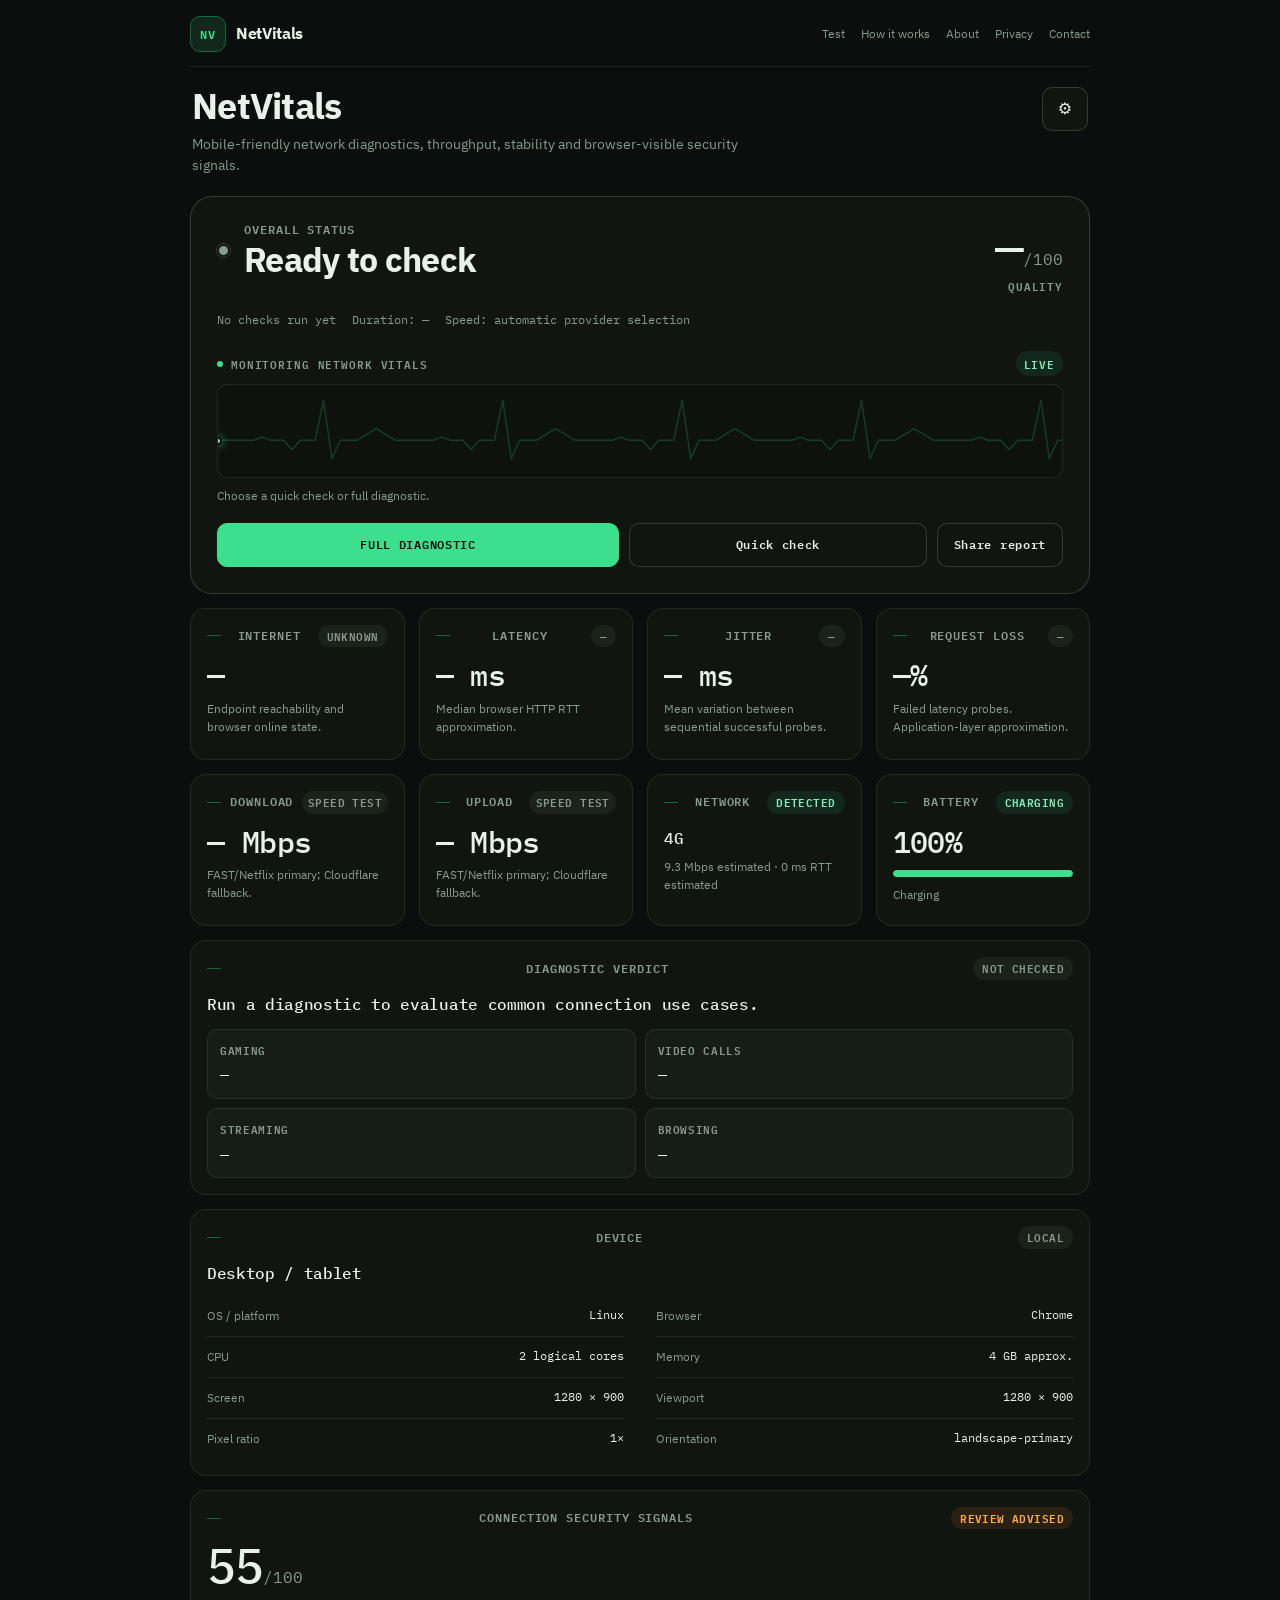
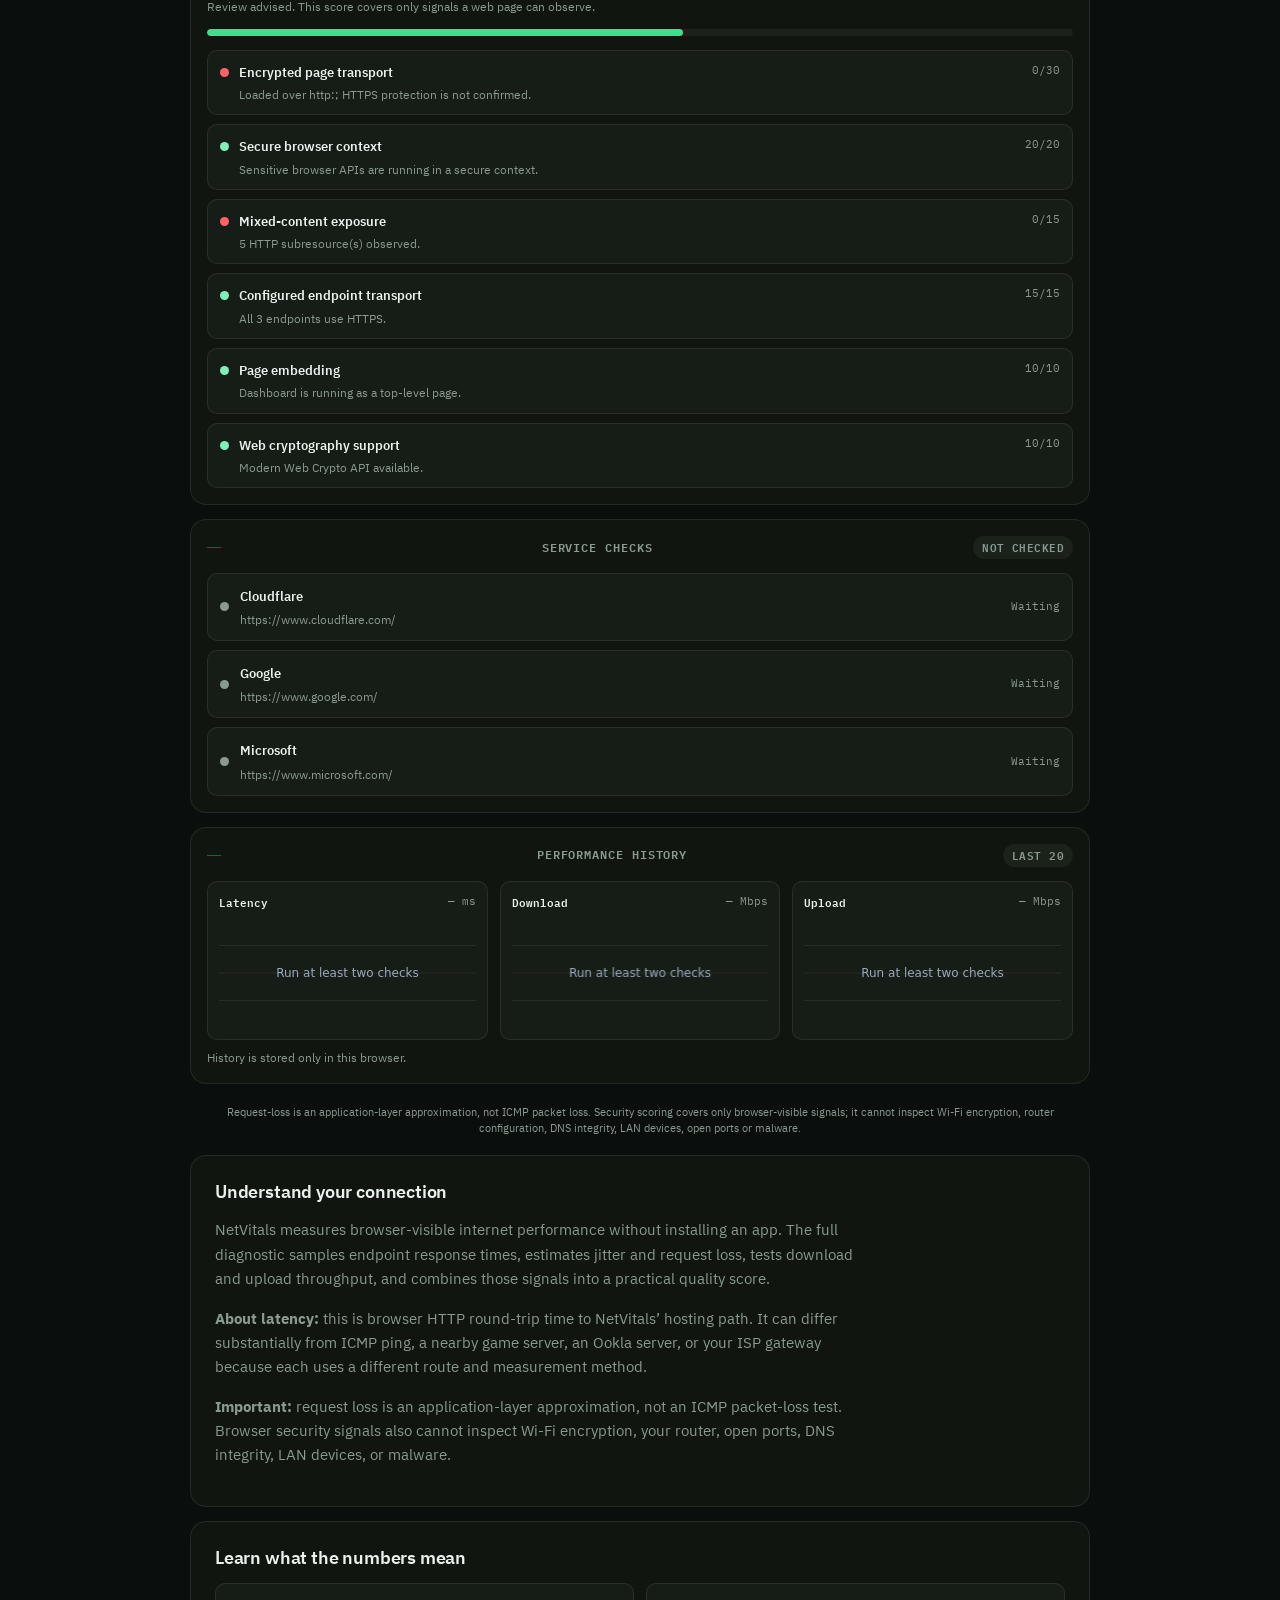
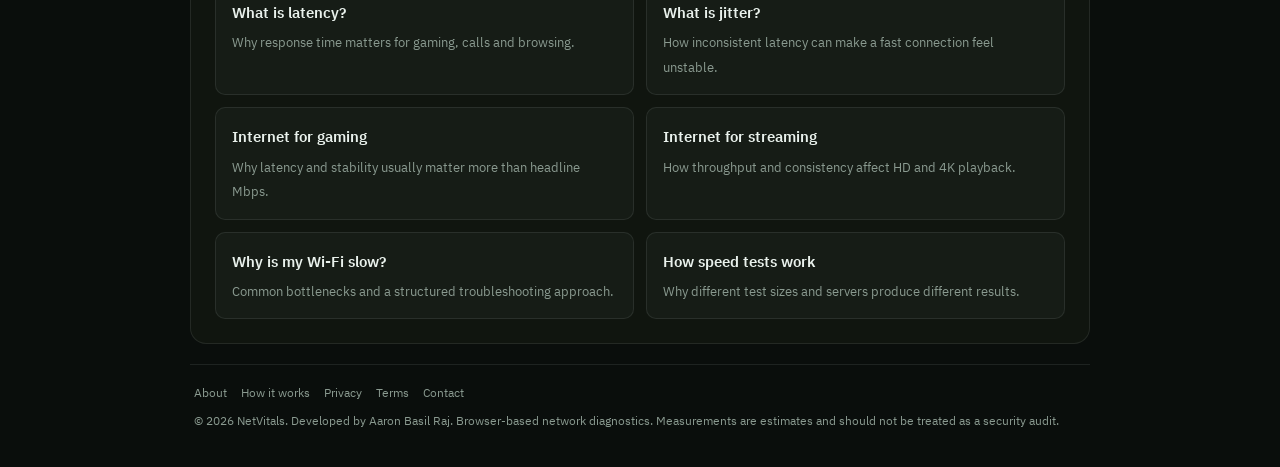
<file: index.html>
<!DOCTYPE html><html lang="en"><head><meta charset="UTF-8"><meta name="author" content="Aaron Basil Raj"><meta name="viewport" content="width=device-width, initial-scale=1, viewport-fit=cover"><title>NetVitals – Internet Speed, Latency, Jitter & Network Test</title><meta name="description" content="Test internet speed, latency, jitter, request loss and browser-visible connection security from your browser.">
<meta name="robots" content="index,follow,max-image-preview:large">
<meta name="theme-color" content="#0A0E0C">
<meta name="apple-mobile-web-app-capable" content="yes">
<meta name="apple-mobile-web-app-status-bar-style" content="black-translucent">
<meta name="apple-mobile-web-app-title" content="NetVitals">
<link rel="manifest" href="/manifest.webmanifest">
<link rel="icon" href="/assets/icons/favicon.svg" type="image/svg+xml"><link rel="icon" href="/assets/icons/favicon.ico" sizes="any">
<link rel="apple-touch-icon" href="/assets/icons/apple-touch-icon.png">
<link rel="stylesheet" href="/assets/css/site.css?v=6">
<script src="/assets/js/config.js"></script><script async src="https://pagead2.googlesyndication.com/pagead/js/adsbygoogle.js?client=ca-pub-4936629245103906" crossorigin="anonymous"></script><link rel="canonical" href="https://netvitals.net/"><meta property="og:type" content="website"><meta property="og:title" content="NetVitals – Internet Diagnostic"><meta property="og:description" content="Test internet speed, latency, jitter, request loss and browser-visible security signals."><meta property="og:url" content="https://netvitals.net/"><meta property="og:image" content="https://netvitals.net/assets/icons/icon-512.png"><meta name="twitter:card" content="summary"><script type="application/ld+json">{"@context":"https://schema.org","@type":"WebApplication","name":"NetVitals","applicationCategory":"UtilitiesApplication","operatingSystem":"Any","url":"https://netvitals.net/","description":"Browser-based internet connection diagnostic for speed, latency, jitter and request loss."}</script></head><body><nav class="site-nav" aria-label="Primary navigation">
<a class="brand" href="/"><span class="brand-mark">NV</span><span>NetVitals</span></a>
<div class="nav-links"><a href="/#diagnostic-tool">Test</a><a href="/how-it-works/">How it works</a><a href="/about/">About</a><a href="/privacy/">Privacy</a><a href="/contact/">Contact</a></div>
</nav>
<main class="app" id="diagnostic-tool">
  <header>
    <div><h1>NetVitals</h1><p class="subtitle">Mobile-friendly network diagnostics, throughput, stability and browser-visible security signals.</p></div>
    <button class="icon-button" id="settingsBtn" aria-label="Open settings">⚙︎</button>
  </header>

  <section class="hero" id="hero">
    <div class="hero-top">
      <div class="overall-row">
        <div class="overall-dot" id="overallDot"></div>
        <div><div class="overall-label">Overall status</div><div class="overall-status" id="overallStatus">Ready to check</div></div>
      </div>
      <div class="score-block"><div class="score" id="qualityScore">—<small>/100</small></div><div class="score-label" id="qualityLabel">Quality</div></div>
    </div>
    <div class="hero-meta"><span id="lastCheck">No checks run yet</span><span id="testDuration">Duration: —</span><span id="speedProvider">Speed: automatic provider selection</span></div>
    <div class="ecg-label"><span class="rec">Monitoring network vitals</span><span class="live">Live</span></div>
    <div class="ecg-progress" aria-hidden="true">
      <svg class="ecg-ghost" width="100%" height="100%" viewBox="0 0 800 120" preserveAspectRatio="none" aria-hidden="true">
        <polyline fill="none" points="0,72 34,72 42,68 50,72 62,72 70,84 78,72 92,72 100,20 108,96 116,72 132,72 150,57 168,72 204,72 212,68 220,72 232,72 240,84 248,72 262,72 270,20 278,96 286,72 302,72 320,57 338,72 374,72 382,68 390,72 402,72 410,84 418,72 432,72 440,20 448,96 456,72 472,72 490,57 508,72 544,72 552,68 560,72 572,72 580,84 588,72 602,72 610,20 618,96 626,72 642,72 660,57 678,72 714,72 722,68 730,72 742,72 750,84 758,72 772,72 780,20 788,96 796,72 800,72"></polyline>
      </svg>
      <div class="ecg-fill" id="runProgress">
        <svg width="100%" height="100%" viewBox="0 0 800 120" preserveAspectRatio="none" aria-hidden="true">
          <polyline fill="none" points="0,72 34,72 42,68 50,72 62,72 70,84 78,72 92,72 100,20 108,96 116,72 132,72 150,57 168,72 204,72 212,68 220,72 232,72 240,84 248,72 262,72 270,20 278,96 286,72 302,72 320,57 338,72 374,72 382,68 390,72 402,72 410,84 418,72 432,72 440,20 448,96 456,72 472,72 490,57 508,72 544,72 552,68 560,72 572,72 580,84 588,72 602,72 610,20 618,96 626,72 642,72 660,57 678,72 714,72 722,68 730,72 742,72 750,84 758,72 772,72 780,20 788,96 796,72 800,72"></polyline>
        </svg>
      </div>
      <span class="ecg-dot" id="runProgressDot"></span>
    </div>
    <div class="progress-text" id="progressText">Choose a quick check or full diagnostic.</div>
    <div class="controls">
      <button class="primary-button" id="fullBtn">Full diagnostic</button>
      <button class="secondary-button" id="quickBtn">Quick check</button>
      <button class="secondary-button share-button" id="shareBtn">Share report</button>
    </div>
  </section>

  <section class="grid">
    <article class="card"><div class="card-title"><span>Internet</span><span class="pill" id="internetPill">Unknown</span></div><div class="metric" id="internetMetric">—</div><div class="detail" id="internetDetail">Endpoint reachability and browser online state.</div></article>
    <article class="card"><div class="card-title"><span>Latency</span><span class="pill" id="latencyPill">—</span></div><div class="metric" id="latencyMetric">— ms</div><div class="detail" id="latencyDetail">Median browser HTTP RTT approximation.</div><div class="delta" id="latencyDelta"></div></article>
    <article class="card"><div class="card-title"><span>Jitter</span><span class="pill" id="jitterPill">—</span></div><div class="metric" id="jitterMetric">— ms</div><div class="detail" id="jitterDetail">Mean variation between sequential successful probes.</div></article>
    <article class="card"><div class="card-title"><span>Request loss</span><span class="pill" id="lossPill">—</span></div><div class="metric" id="lossMetric">—%</div><div class="detail" id="lossDetail">Failed latency probes. Application-layer approximation.</div></article>
    <article class="card"><div class="card-title"><span>Download</span><span class="pill" id="downloadPill">Speed test</span></div><div class="metric" id="downloadMetric">— Mbps</div><div class="detail" id="downloadDetail">FAST/Netflix primary; Cloudflare fallback.</div><div class="delta" id="downloadDelta"></div></article>
    <article class="card"><div class="card-title"><span>Upload</span><span class="pill" id="uploadPill">Speed test</span></div><div class="metric" id="uploadMetric">— Mbps</div><div class="detail" id="uploadDetail">FAST/Netflix primary; Cloudflare fallback.</div><div class="delta" id="uploadDelta"></div></article>
    <article class="card"><div class="card-title"><span>Network</span><span class="pill" id="networkPill">Browser</span></div><div class="metric small" id="networkMetric">Unavailable</div><div class="detail" id="networkDetail">Connection details depend on browser support.</div></article>
    <article class="card"><div class="card-title"><span>Battery</span><span class="pill" id="batteryPill">Browser</span></div><div class="metric" id="batteryMetric">Unavailable</div><div class="bar"><span id="batteryBar"></span></div><div class="detail" id="batteryDetail">Battery API may be restricted.</div></article>

    <article class="card full">
      <div class="card-title"><span>Diagnostic verdict</span><span class="pill" id="verdictPill">Not checked</span></div>
      <div class="metric small" id="verdictSummary">Run a diagnostic to evaluate common connection use cases.</div>
      <div class="verdict-grid">
        <div class="verdict-item"><div class="verdict-name">Gaming</div><div class="verdict-value" id="gamingVerdict">—</div></div>
        <div class="verdict-item"><div class="verdict-name">Video calls</div><div class="verdict-value" id="callsVerdict">—</div></div>
        <div class="verdict-item"><div class="verdict-name">Streaming</div><div class="verdict-value" id="streamVerdict">—</div></div>
        <div class="verdict-item"><div class="verdict-name">Browsing</div><div class="verdict-value" id="browseVerdict">—</div></div>
      </div>
    </article>

    <article class="card full">
      <div class="card-title"><span>Device</span><span class="pill">Local</span></div>
      <div class="metric small" id="deviceMetric">Detecting…</div>
      <div class="device-grid" id="deviceGrid"></div>
    </article>

    <article class="card full">
      <div class="card-title"><span>Connection Security Signals</span><span class="pill" id="securityPill">Not checked</span></div>
      <div class="security-head"><div><div class="security-score" id="securityScore">—<small>/100</small></div><div class="detail" id="securitySummary">Browser-visible checks only.</div></div></div>
      <div class="bar"><span id="securityBar"></span></div><div class="security-list" id="securityList"></div>
    </article>

    <article class="card full"><div class="card-title"><span>Service checks</span><span class="pill" id="serviceSummary">Not checked</span></div><div class="service-list" id="serviceList"></div></article>

    <article class="card full">
      <div class="card-title"><span>Performance history</span><span class="pill">Last 20</span></div>
      <div class="chart-grid">
        <div class="chart-box"><div class="chart-head"><span>Latency</span><span id="latencyLatest">— ms</span></div><canvas id="latencyChart" width="800" height="220"></canvas></div>
        <div class="chart-box"><div class="chart-head"><span>Download</span><span id="downloadLatest">— Mbps</span></div><canvas id="downloadChart" width="800" height="220"></canvas></div>
        <div class="chart-box"><div class="chart-head"><span>Upload</span><span id="uploadLatest">— Mbps</span></div><canvas id="uploadChart" width="800" height="220"></canvas></div>
      </div>
      <div class="detail">History is stored only in this browser.</div>
    </article>
  </section>

  <p class="footer">Request-loss is an application-layer approximation, not ICMP packet loss. Security scoring covers only browser-visible signals; it cannot inspect Wi-Fi encryption, router configuration, DNS integrity, LAN devices, open ports or malware.</p>
</main>

<div class="settings" id="settingsPanel" role="dialog" aria-modal="true" aria-labelledby="settingsTitle">
  <section class="sheet"><div class="sheet-handle"></div><div class="sheet-header"><h2 id="settingsTitle">Check settings</h2><button class="icon-button" id="closeSettingsBtn" aria-label="Close settings">✕</button></div>
    <div class="form-grid"><label>Request timeout (milliseconds)<input id="timeoutInput" type="number" min="1000" max="30000" step="500" inputmode="numeric"></label><label>Auto-refresh interval (seconds, 0 = off)<input id="intervalInput" type="number" min="0" max="3600" step="5" inputmode="numeric"></label></div>
    <h3 style="margin:20px 0 10px;font-size:1rem">Endpoints</h3><div id="serviceEditors" class="form-grid"></div><button class="secondary-button" id="addServiceBtn" style="width:100%;margin-top:10px">＋ Add endpoint</button>
    <div class="sheet-actions"><button class="secondary-button" id="resetBtn">Reset</button><button class="primary-button" id="saveBtn">Save settings</button></div>
    <p class="privacy-note">Settings and history are stored in localStorage on this device. Endpoint requests are sent directly from the browser. HTTPS endpoints are recommended.</p>
  </section>
</div>

<section class="info-section" aria-label="Understanding your connection results">
<article class="content-card"><h2>Understand your connection</h2><p>NetVitals measures browser-visible internet performance without installing an app. The full diagnostic samples endpoint response times, estimates jitter and request loss, tests download and upload throughput, and combines those signals into a practical quality score.</p><p><strong>About latency:</strong> this is browser HTTP round-trip time to NetVitals&rsquo; hosting path. It can differ substantially from ICMP ping, a nearby game server, an Ookla server, or your ISP gateway because each uses a different route and measurement method.</p><p><strong>Important:</strong> request loss is an application-layer approximation, not an ICMP packet-loss test. Browser security signals also cannot inspect Wi-Fi encryption, your router, open ports, DNS integrity, LAN devices, or malware.</p></article>
<article class="content-card"><h2>Learn what the numbers mean</h2><div class="guide-grid">
<a class="guide-link" href="/guides/what-is-latency/"><strong>What is latency?</strong><span>Why response time matters for gaming, calls and browsing.</span></a>
<a class="guide-link" href="/guides/what-is-jitter/"><strong>What is jitter?</strong><span>How inconsistent latency can make a fast connection feel unstable.</span></a>
<a class="guide-link" href="/guides/internet-speed-for-gaming/"><strong>Internet for gaming</strong><span>Why latency and stability usually matter more than headline Mbps.</span></a>
<a class="guide-link" href="/guides/internet-speed-for-streaming/"><strong>Internet for streaming</strong><span>How throughput and consistency affect HD and 4K playback.</span></a>
<a class="guide-link" href="/guides/why-is-my-wifi-slow/"><strong>Why is my Wi-Fi slow?</strong><span>Common bottlenecks and a structured troubleshooting approach.</span></a>
<a class="guide-link" href="/guides/how-speed-tests-work/"><strong>How speed tests work</strong><span>Why different test sizes and servers produce different results.</span></a>
</div></article>
<div class="ad-slot" aria-label="Advertisement"><ins class="adsbygoogle" style="display:block" data-ad-format="auto" data-full-width-responsive="true"></ins></div>
</section><footer class="site-footer"><div class="footer-links"><a href="/about/">About</a><a href="/how-it-works/">How it works</a><a href="/privacy/">Privacy</a><a href="/terms/">Terms</a><a href="/contact/">Contact</a></div><div>© <span id="year"></span> NetVitals. Developed by Aaron Basil Raj. Browser-based network diagnostics. Measurements are estimates and should not be treated as a security audit.</div></footer><script>document.getElementById('year').textContent=new Date().getFullYear()</script><script src="/assets/js/metrics.js?v=6"></script><script src="/assets/js/fast.js?v=1"></script><script src="/assets/js/app.js?v=9"></script><script src="/assets/js/ads.js" defer></script><script src="/assets/js/pwa.js" defer></script></body></html>
</file>
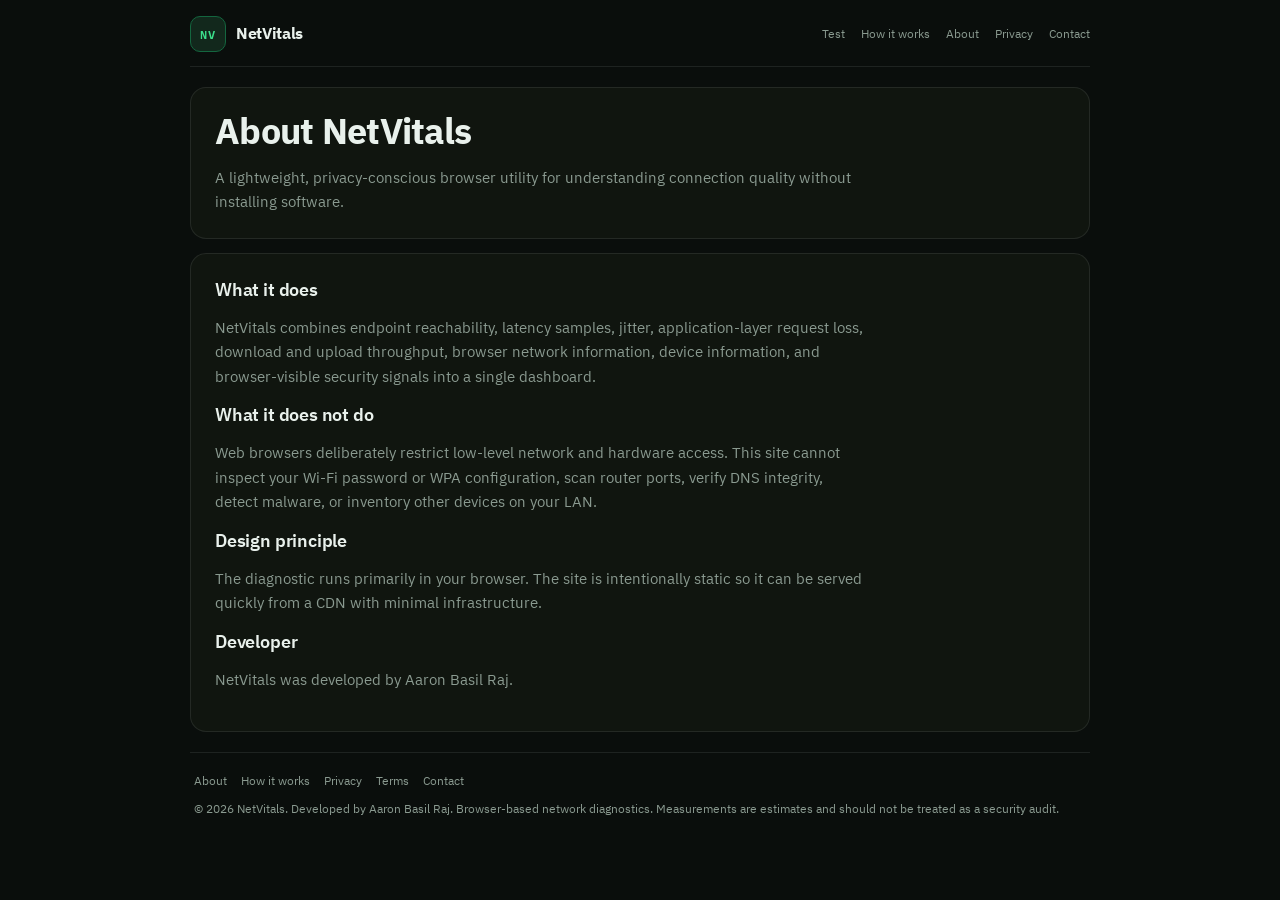
<file: about/index.html>
<!doctype html><html lang="en"><head><meta charset="utf-8"><meta name="author" content="Aaron Basil Raj"><meta name="viewport" content="width=device-width,initial-scale=1,viewport-fit=cover"><title>About NetVitals</title><meta name="description" content="About the NetVitals browser-based network diagnostic tool."><link rel="canonical" href="https://netvitals.net/about/"><meta property="og:type" content="website"><meta property="og:title" content="About NetVitals"><meta property="og:description" content="About the NetVitals browser-based network diagnostic tool."><meta property="og:url" content="https://netvitals.net/about/"><meta property="og:image" content="https://netvitals.net/assets/icons/icon-512.png"><meta name="twitter:card" content="summary"><meta name="theme-color" content="#0A0E0C"><link rel="manifest" href="/manifest.webmanifest"><link rel="icon" href="/assets/icons/favicon.svg" type="image/svg+xml"><link rel="icon" href="/assets/icons/favicon.ico" sizes="any"><link rel="apple-touch-icon" href="/assets/icons/apple-touch-icon.png"><link rel="stylesheet" href="/assets/css/site.css"><script src="/assets/js/config.js"></script><script async src="https://pagead2.googlesyndication.com/pagead/js/adsbygoogle.js?client=ca-pub-4936629245103906" crossorigin="anonymous"></script></head><body><nav class="site-nav" aria-label="Primary navigation">
<a class="brand" href="/"><span class="brand-mark">NV</span><span>NetVitals</span></a>
<div class="nav-links"><a href="/#diagnostic-tool">Test</a><a href="/how-it-works/">How it works</a><a href="/about/">About</a><a href="/privacy/">Privacy</a><a href="/contact/">Contact</a></div>
</nav><main class="page-shell"><section class="page-hero"><h1>About NetVitals</h1><p>A lightweight, privacy-conscious browser utility for understanding connection quality without installing software.</p></section><section class="page-content"><article class="content-card"><h2>What it does</h2><p>NetVitals combines endpoint reachability, latency samples, jitter, application-layer request loss, download and upload throughput, browser network information, device information, and browser-visible security signals into a single dashboard.</p><h2>What it does not do</h2><p>Web browsers deliberately restrict low-level network and hardware access. This site cannot inspect your Wi-Fi password or WPA configuration, scan router ports, verify DNS integrity, detect malware, or inventory other devices on your LAN.</p><h2>Design principle</h2><p>The diagnostic runs primarily in your browser. The site is intentionally static so it can be served quickly from a CDN with minimal infrastructure.</p><h2>Developer</h2><p>NetVitals was developed by Aaron Basil Raj.</p></article></section></main><footer class="site-footer"><div class="footer-links"><a href="/about/">About</a><a href="/how-it-works/">How it works</a><a href="/privacy/">Privacy</a><a href="/terms/">Terms</a><a href="/contact/">Contact</a></div><div>© <span id="year"></span> NetVitals. Developed by Aaron Basil Raj. Browser-based network diagnostics. Measurements are estimates and should not be treated as a security audit.</div></footer><script>document.getElementById('year').textContent=new Date().getFullYear()</script><script src="/assets/js/ads.js" defer></script><script src="/assets/js/pwa.js" defer></script></body></html>
</file>
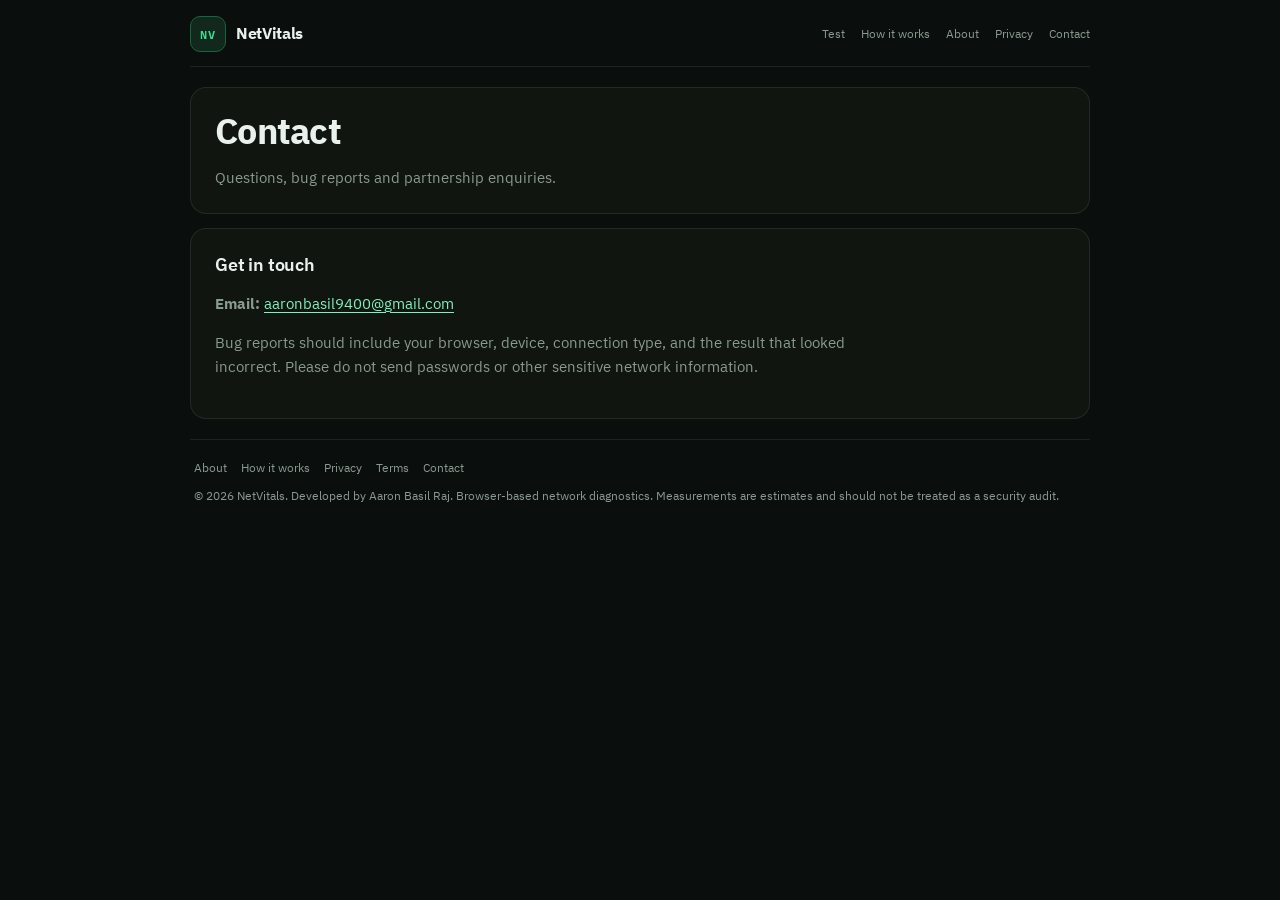
<file: contact/index.html>
<!doctype html><html lang="en"><head><meta charset="utf-8"><meta name="author" content="Aaron Basil Raj"><meta name="viewport" content="width=device-width,initial-scale=1,viewport-fit=cover"><title>Contact – NetVitals</title><meta name="description" content="Contact information for NetVitals."><link rel="canonical" href="https://netvitals.net/contact/"><meta property="og:type" content="website"><meta property="og:title" content="Contact – NetVitals"><meta property="og:description" content="Contact information for NetVitals."><meta property="og:url" content="https://netvitals.net/contact/"><meta property="og:image" content="https://netvitals.net/assets/icons/icon-512.png"><meta name="twitter:card" content="summary"><meta name="theme-color" content="#0A0E0C"><link rel="manifest" href="/manifest.webmanifest"><link rel="icon" href="/assets/icons/favicon.svg" type="image/svg+xml"><link rel="icon" href="/assets/icons/favicon.ico" sizes="any"><link rel="apple-touch-icon" href="/assets/icons/apple-touch-icon.png"><link rel="stylesheet" href="/assets/css/site.css"><script src="/assets/js/config.js"></script><script async src="https://pagead2.googlesyndication.com/pagead/js/adsbygoogle.js?client=ca-pub-4936629245103906" crossorigin="anonymous"></script></head><body><nav class="site-nav" aria-label="Primary navigation">
<a class="brand" href="/"><span class="brand-mark">NV</span><span>NetVitals</span></a>
<div class="nav-links"><a href="/#diagnostic-tool">Test</a><a href="/how-it-works/">How it works</a><a href="/about/">About</a><a href="/privacy/">Privacy</a><a href="/contact/">Contact</a></div>
</nav><main class="page-shell"><section class="page-hero"><h1>Contact</h1><p>Questions, bug reports and partnership enquiries.</p></section><section class="page-content"><article class="content-card"><h2>Get in touch</h2><p><strong>Email:</strong> <a href="mailto:aaronbasil9400@gmail.com">aaronbasil9400@gmail.com</a></p><p>Bug reports should include your browser, device, connection type, and the result that looked incorrect. Please do not send passwords or other sensitive network information.</p></article></section></main><footer class="site-footer"><div class="footer-links"><a href="/about/">About</a><a href="/how-it-works/">How it works</a><a href="/privacy/">Privacy</a><a href="/terms/">Terms</a><a href="/contact/">Contact</a></div><div>© <span id="year"></span> NetVitals. Developed by Aaron Basil Raj. Browser-based network diagnostics. Measurements are estimates and should not be treated as a security audit.</div></footer><script>document.getElementById('year').textContent=new Date().getFullYear()</script><script src="/assets/js/ads.js" defer></script><script src="/assets/js/pwa.js" defer></script></body></html>
</file>
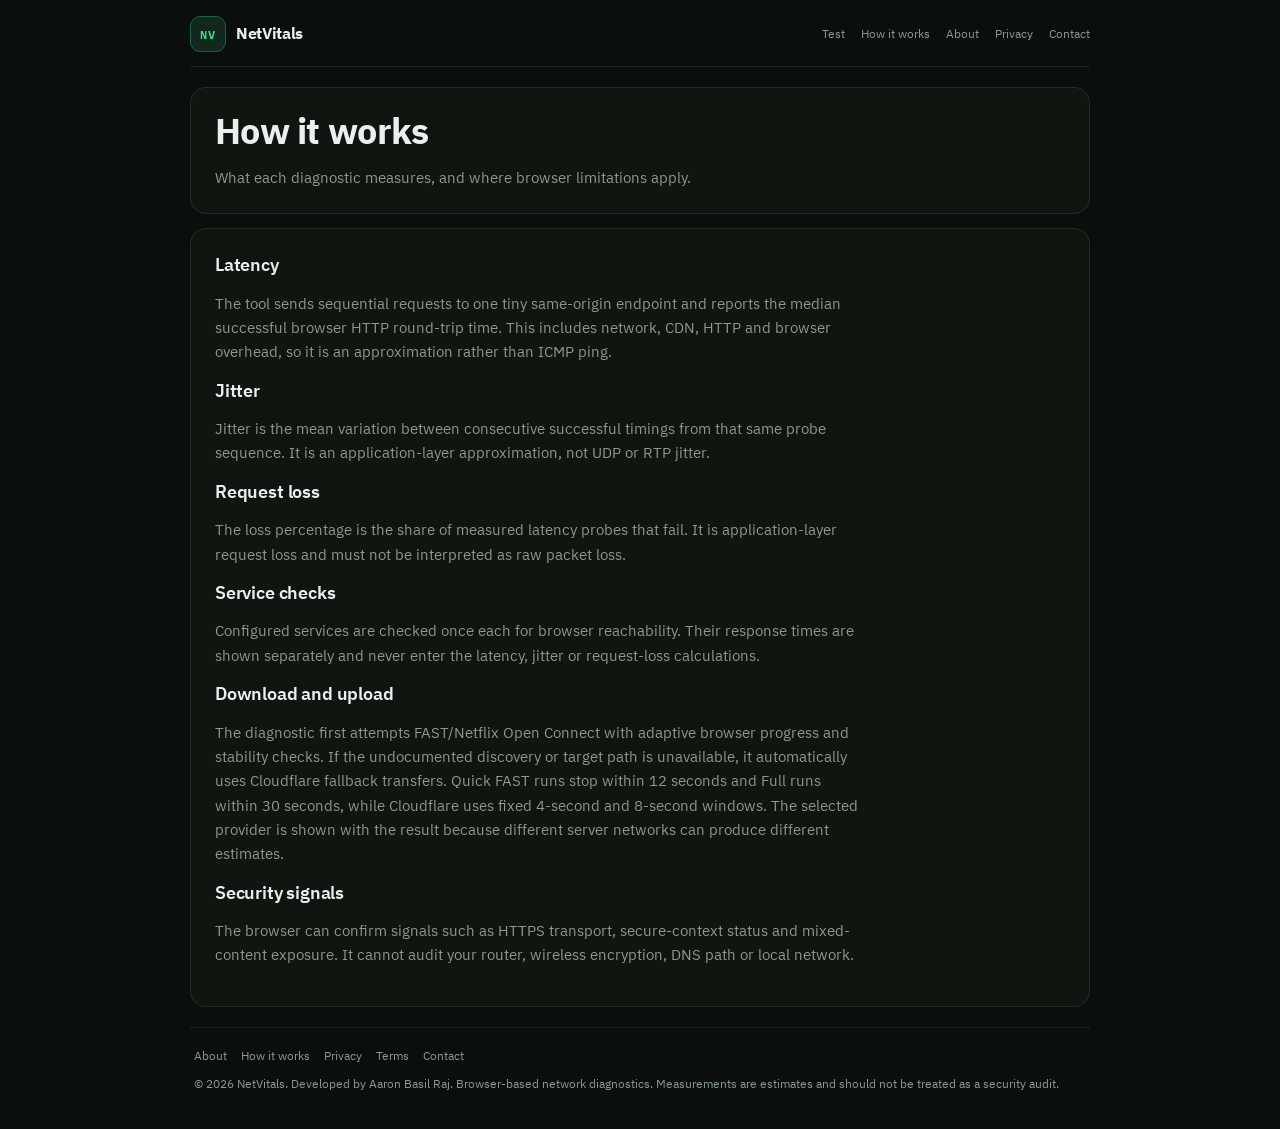
<file: how-it-works/index.html>
<!doctype html><html lang="en"><head><meta charset="utf-8"><meta name="author" content="Aaron Basil Raj"><meta name="viewport" content="width=device-width,initial-scale=1,viewport-fit=cover"><title>How NetVitals Works</title><meta name="description" content="How NetVitals measures latency, jitter, request loss, throughput and security signals."><link rel="canonical" href="https://netvitals.net/how-it-works/"><meta property="og:type" content="website"><meta property="og:title" content="How NetVitals Works"><meta property="og:description" content="How NetVitals measures latency, jitter, request loss, throughput and security signals."><meta property="og:url" content="https://netvitals.net/how-it-works/"><meta property="og:image" content="https://netvitals.net/assets/icons/icon-512.png"><meta name="twitter:card" content="summary"><meta name="theme-color" content="#0A0E0C"><link rel="manifest" href="/manifest.webmanifest"><link rel="icon" href="/assets/icons/favicon.svg" type="image/svg+xml"><link rel="icon" href="/assets/icons/favicon.ico" sizes="any"><link rel="apple-touch-icon" href="/assets/icons/apple-touch-icon.png"><link rel="stylesheet" href="/assets/css/site.css"><script src="/assets/js/config.js"></script><script async src="https://pagead2.googlesyndication.com/pagead/js/adsbygoogle.js?client=ca-pub-4936629245103906" crossorigin="anonymous"></script></head><body><nav class="site-nav" aria-label="Primary navigation">
<a class="brand" href="/"><span class="brand-mark">NV</span><span>NetVitals</span></a>
<div class="nav-links"><a href="/#diagnostic-tool">Test</a><a href="/how-it-works/">How it works</a><a href="/about/">About</a><a href="/privacy/">Privacy</a><a href="/contact/">Contact</a></div>
</nav><main class="page-shell"><section class="page-hero"><h1>How it works</h1><p>What each diagnostic measures, and where browser limitations apply.</p></section><section class="page-content"><article class="content-card"><h2>Latency</h2><p>The tool sends sequential requests to one tiny same-origin endpoint and reports the median successful browser HTTP round-trip time. This includes network, CDN, HTTP and browser overhead, so it is an approximation rather than ICMP ping.</p><h2>Jitter</h2><p>Jitter is the mean variation between consecutive successful timings from that same probe sequence. It is an application-layer approximation, not UDP or RTP jitter.</p><h2>Request loss</h2><p>The loss percentage is the share of measured latency probes that fail. It is application-layer request loss and must not be interpreted as raw packet loss.</p><h2>Service checks</h2><p>Configured services are checked once each for browser reachability. Their response times are shown separately and never enter the latency, jitter or request-loss calculations.</p><h2>Download and upload</h2><p>The diagnostic first attempts FAST/Netflix Open Connect with adaptive browser progress and stability checks. If the undocumented discovery or target path is unavailable, it automatically uses Cloudflare fallback transfers. Quick FAST runs stop within 12 seconds and Full runs within 30 seconds, while Cloudflare uses fixed 4-second and 8-second windows. The selected provider is shown with the result because different server networks can produce different estimates.</p><h2>Security signals</h2><p>The browser can confirm signals such as HTTPS transport, secure-context status and mixed-content exposure. It cannot audit your router, wireless encryption, DNS path or local network.</p></article></section></main><footer class="site-footer"><div class="footer-links"><a href="/about/">About</a><a href="/how-it-works/">How it works</a><a href="/privacy/">Privacy</a><a href="/terms/">Terms</a><a href="/contact/">Contact</a></div><div>© <span id="year"></span> NetVitals. Developed by Aaron Basil Raj. Browser-based network diagnostics. Measurements are estimates and should not be treated as a security audit.</div></footer><script>document.getElementById('year').textContent=new Date().getFullYear()</script><script src="/assets/js/ads.js" defer></script><script src="/assets/js/pwa.js" defer></script></body></html>
</file>
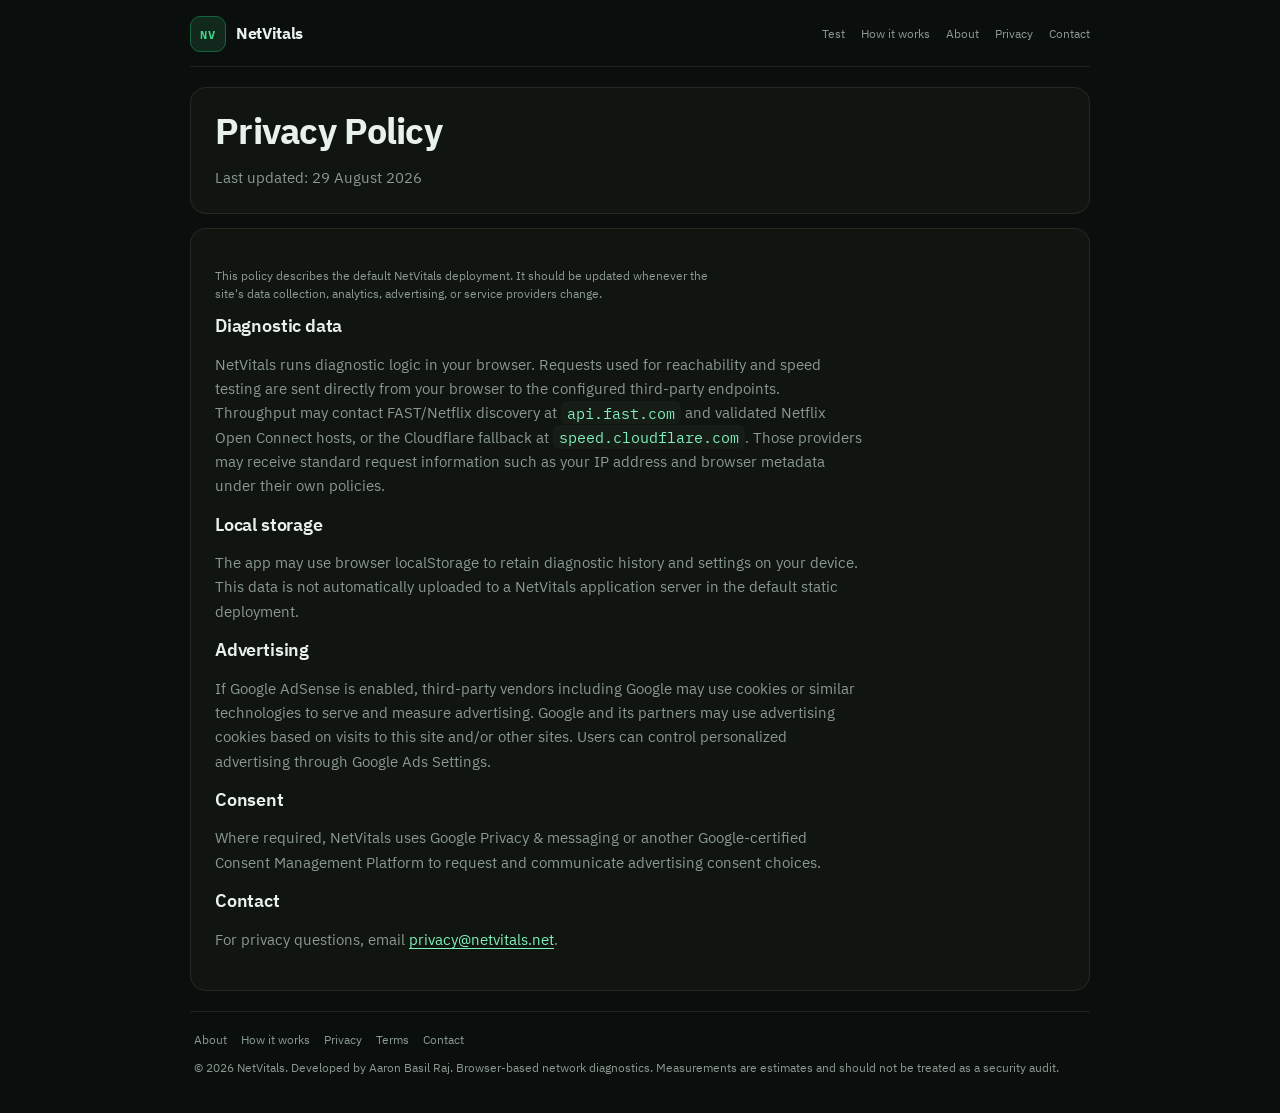
<file: privacy/index.html>
<!doctype html><html lang="en"><head><meta charset="utf-8"><meta name="author" content="Aaron Basil Raj"><meta name="viewport" content="width=device-width,initial-scale=1,viewport-fit=cover"><title>Privacy Policy – NetVitals</title><meta name="description" content="Privacy information for NetVitals, including browser storage, diagnostics and advertising."><link rel="canonical" href="https://netvitals.net/privacy/"><meta property="og:type" content="website"><meta property="og:title" content="Privacy Policy – NetVitals"><meta property="og:description" content="Privacy information for NetVitals, including browser storage, diagnostics and advertising."><meta property="og:url" content="https://netvitals.net/privacy/"><meta property="og:image" content="https://netvitals.net/assets/icons/icon-512.png"><meta name="twitter:card" content="summary"><meta name="theme-color" content="#0A0E0C"><link rel="manifest" href="/manifest.webmanifest"><link rel="icon" href="/assets/icons/favicon.svg" type="image/svg+xml"><link rel="icon" href="/assets/icons/favicon.ico" sizes="any"><link rel="apple-touch-icon" href="/assets/icons/apple-touch-icon.png"><link rel="stylesheet" href="/assets/css/site.css"><script src="/assets/js/config.js"></script><script async src="https://pagead2.googlesyndication.com/pagead/js/adsbygoogle.js?client=ca-pub-4936629245103906" crossorigin="anonymous"></script></head><body><nav class="site-nav" aria-label="Primary navigation">
<a class="brand" href="/"><span class="brand-mark">NV</span><span>NetVitals</span></a>
<div class="nav-links"><a href="/#diagnostic-tool">Test</a><a href="/how-it-works/">How it works</a><a href="/about/">About</a><a href="/privacy/">Privacy</a><a href="/contact/">Contact</a></div>
</nav><main class="page-shell"><section class="page-hero"><h1>Privacy Policy</h1><p>Last updated: 29 August 2026</p></section><section class="page-content"><article class="content-card"><p class="legal-note">This policy describes the default NetVitals deployment. It should be updated whenever the site's data collection, analytics, advertising, or service providers change.</p><h2>Diagnostic data</h2><p>NetVitals runs diagnostic logic in your browser. Requests used for reachability and speed testing are sent directly from your browser to the configured third-party endpoints. Throughput may contact FAST/Netflix discovery at <code>api.fast.com</code> and validated Netflix Open Connect hosts, or the Cloudflare fallback at <code>speed.cloudflare.com</code>. Those providers may receive standard request information such as your IP address and browser metadata under their own policies.</p><h2>Local storage</h2><p>The app may use browser localStorage to retain diagnostic history and settings on your device. This data is not automatically uploaded to a NetVitals application server in the default static deployment.</p><h2>Advertising</h2><p>If Google AdSense is enabled, third-party vendors including Google may use cookies or similar technologies to serve and measure advertising. Google and its partners may use advertising cookies based on visits to this site and/or other sites. Users can control personalized advertising through Google Ads Settings.</p><h2>Consent</h2><p>Where required, NetVitals uses Google Privacy &amp; messaging or another Google-certified Consent Management Platform to request and communicate advertising consent choices.</p><h2>Contact</h2><p>For privacy questions, email <a href="mailto:privacy@netvitals.net">privacy@netvitals.net</a>.</p></article></section></main><footer class="site-footer"><div class="footer-links"><a href="/about/">About</a><a href="/how-it-works/">How it works</a><a href="/privacy/">Privacy</a><a href="/terms/">Terms</a><a href="/contact/">Contact</a></div><div>© <span id="year"></span> NetVitals. Developed by Aaron Basil Raj. Browser-based network diagnostics. Measurements are estimates and should not be treated as a security audit.</div></footer><script>document.getElementById('year').textContent=new Date().getFullYear()</script><script src="/assets/js/ads.js" defer></script><script src="/assets/js/pwa.js" defer></script></body></html>
</file>
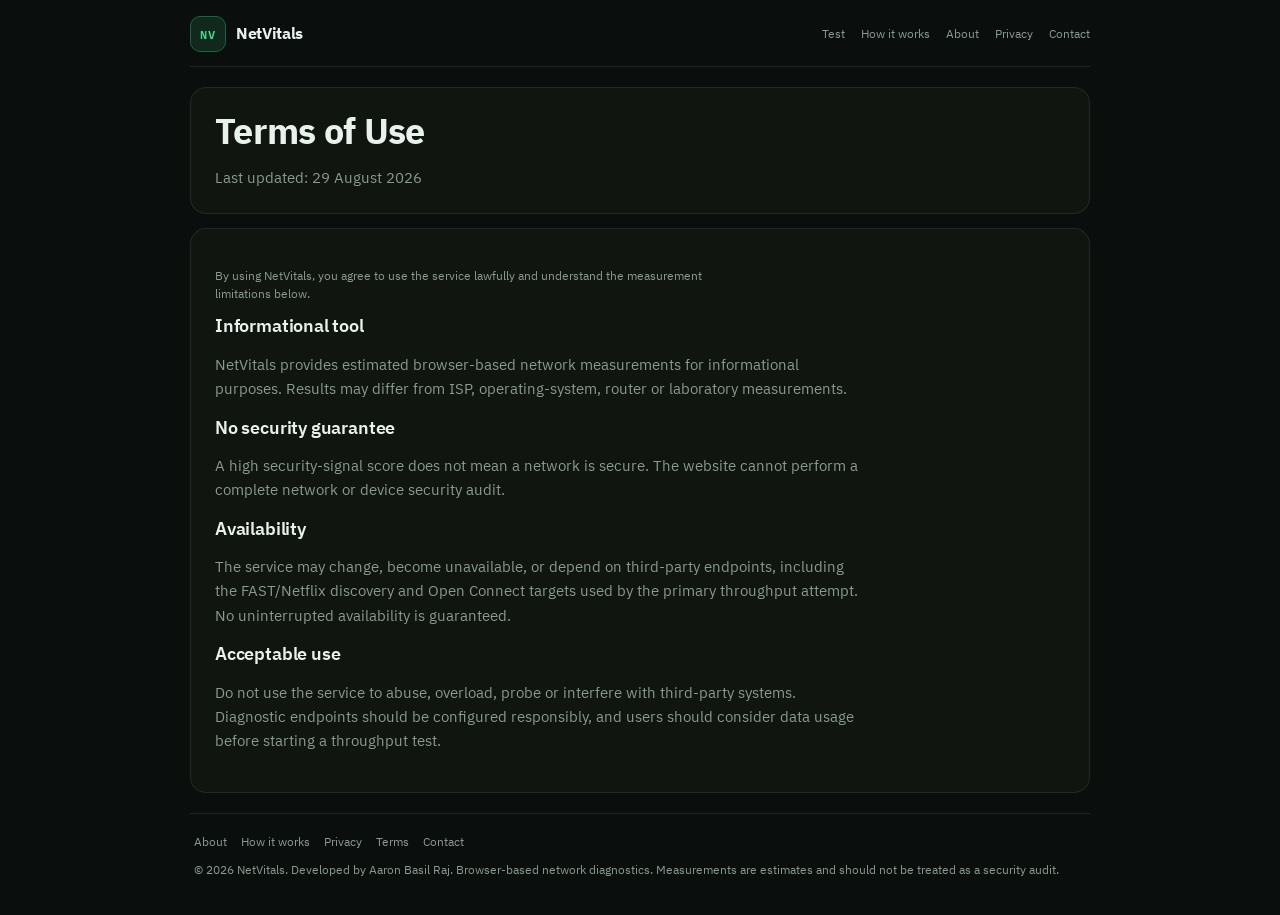
<file: terms/index.html>
<!doctype html><html lang="en"><head><meta charset="utf-8"><meta name="author" content="Aaron Basil Raj"><meta name="viewport" content="width=device-width,initial-scale=1,viewport-fit=cover"><title>Terms of Use – NetVitals</title><meta name="description" content="Terms of use for the NetVitals network diagnostic."><link rel="canonical" href="https://netvitals.net/terms/"><meta property="og:type" content="website"><meta property="og:title" content="Terms of Use – NetVitals"><meta property="og:description" content="Terms of use for the NetVitals network diagnostic."><meta property="og:url" content="https://netvitals.net/terms/"><meta property="og:image" content="https://netvitals.net/assets/icons/icon-512.png"><meta name="twitter:card" content="summary"><meta name="theme-color" content="#0A0E0C"><link rel="manifest" href="/manifest.webmanifest"><link rel="icon" href="/assets/icons/favicon.svg" type="image/svg+xml"><link rel="icon" href="/assets/icons/favicon.ico" sizes="any"><link rel="apple-touch-icon" href="/assets/icons/apple-touch-icon.png"><link rel="stylesheet" href="/assets/css/site.css"><script src="/assets/js/config.js"></script><script async src="https://pagead2.googlesyndication.com/pagead/js/adsbygoogle.js?client=ca-pub-4936629245103906" crossorigin="anonymous"></script></head><body><nav class="site-nav" aria-label="Primary navigation">
<a class="brand" href="/"><span class="brand-mark">NV</span><span>NetVitals</span></a>
<div class="nav-links"><a href="/#diagnostic-tool">Test</a><a href="/how-it-works/">How it works</a><a href="/about/">About</a><a href="/privacy/">Privacy</a><a href="/contact/">Contact</a></div>
</nav><main class="page-shell"><section class="page-hero"><h1>Terms of Use</h1><p>Last updated: 29 August 2026</p></section><section class="page-content"><article class="content-card"><p class="legal-note">By using NetVitals, you agree to use the service lawfully and understand the measurement limitations below.</p><h2>Informational tool</h2><p>NetVitals provides estimated browser-based network measurements for informational purposes. Results may differ from ISP, operating-system, router or laboratory measurements.</p><h2>No security guarantee</h2><p>A high security-signal score does not mean a network is secure. The website cannot perform a complete network or device security audit.</p><h2>Availability</h2><p>The service may change, become unavailable, or depend on third-party endpoints, including the FAST/Netflix discovery and Open Connect targets used by the primary throughput attempt. No uninterrupted availability is guaranteed.</p><h2>Acceptable use</h2><p>Do not use the service to abuse, overload, probe or interfere with third-party systems. Diagnostic endpoints should be configured responsibly, and users should consider data usage before starting a throughput test.</p></article></section></main><footer class="site-footer"><div class="footer-links"><a href="/about/">About</a><a href="/how-it-works/">How it works</a><a href="/privacy/">Privacy</a><a href="/terms/">Terms</a><a href="/contact/">Contact</a></div><div>© <span id="year"></span> NetVitals. Developed by Aaron Basil Raj. Browser-based network diagnostics. Measurements are estimates and should not be treated as a security audit.</div></footer><script>document.getElementById('year').textContent=new Date().getFullYear()</script><script src="/assets/js/ads.js" defer></script><script src="/assets/js/pwa.js" defer></script></body></html>
</file>
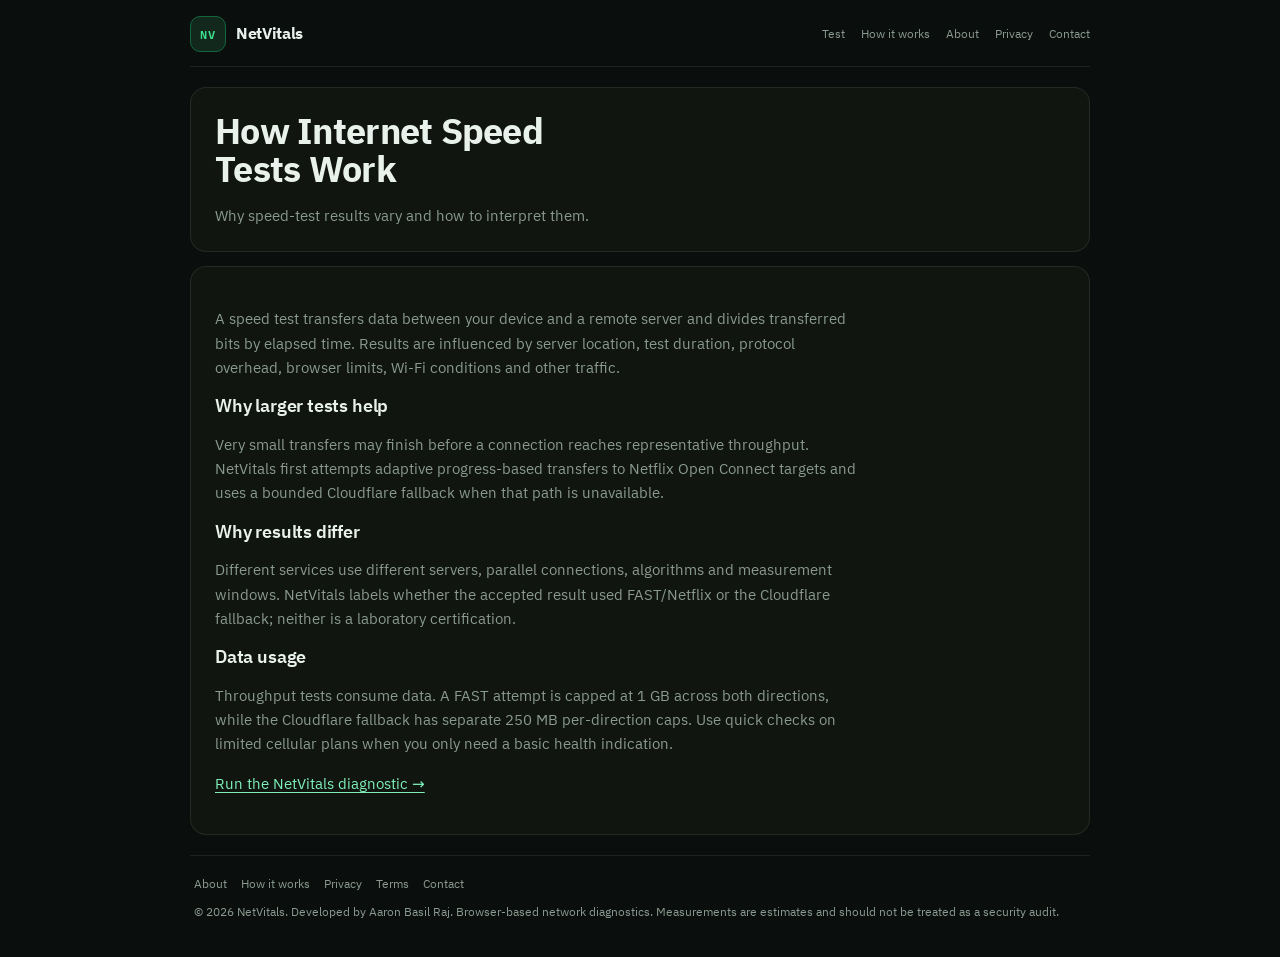
<file: guides/how-speed-tests-work/index.html>
<!doctype html><html lang="en"><head><meta charset="utf-8"><meta name="author" content="Aaron Basil Raj"><meta name="viewport" content="width=device-width,initial-scale=1,viewport-fit=cover"><title>How Internet Speed Tests Work – NetVitals</title><meta name="description" content="Why speed-test results vary and how to interpret them."><link rel="canonical" href="https://netvitals.net/guides/how-speed-tests-work/"><meta property="og:type" content="website"><meta property="og:title" content="How Internet Speed Tests Work – NetVitals"><meta property="og:description" content="Why speed-test results vary and how to interpret them."><meta property="og:url" content="https://netvitals.net/guides/how-speed-tests-work/"><meta property="og:image" content="https://netvitals.net/assets/icons/icon-512.png"><meta name="twitter:card" content="summary"><meta name="theme-color" content="#0A0E0C"><link rel="manifest" href="/manifest.webmanifest"><link rel="icon" href="/assets/icons/favicon.svg" type="image/svg+xml"><link rel="icon" href="/assets/icons/favicon.ico" sizes="any"><link rel="apple-touch-icon" href="/assets/icons/apple-touch-icon.png"><link rel="stylesheet" href="/assets/css/site.css"><script src="/assets/js/config.js"></script><script async src="https://pagead2.googlesyndication.com/pagead/js/adsbygoogle.js?client=ca-pub-4936629245103906" crossorigin="anonymous"></script></head><body><nav class="site-nav" aria-label="Primary navigation">
<a class="brand" href="/"><span class="brand-mark">NV</span><span>NetVitals</span></a>
<div class="nav-links"><a href="/#diagnostic-tool">Test</a><a href="/how-it-works/">How it works</a><a href="/about/">About</a><a href="/privacy/">Privacy</a><a href="/contact/">Contact</a></div>
</nav><main class="page-shell"><section class="page-hero"><h1>How Internet Speed Tests Work</h1><p>Why speed-test results vary and how to interpret them.</p></section><section class="page-content"><article class="content-card"><p>A speed test transfers data between your device and a remote server and divides transferred bits by elapsed time. Results are influenced by server location, test duration, protocol overhead, browser limits, Wi-Fi conditions and other traffic.</p><h2>Why larger tests help</h2><p>Very small transfers may finish before a connection reaches representative throughput. NetVitals first attempts adaptive progress-based transfers to Netflix Open Connect targets and uses a bounded Cloudflare fallback when that path is unavailable.</p><h2>Why results differ</h2><p>Different services use different servers, parallel connections, algorithms and measurement windows. NetVitals labels whether the accepted result used FAST/Netflix or the Cloudflare fallback; neither is a laboratory certification.</p><h2>Data usage</h2><p>Throughput tests consume data. A FAST attempt is capped at 1 GB across both directions, while the Cloudflare fallback has separate 250 MB per-direction caps. Use quick checks on limited cellular plans when you only need a basic health indication.</p><p><a href="/#diagnostic-tool">Run the NetVitals diagnostic →</a></p></article></section></main><footer class="site-footer"><div class="footer-links"><a href="/about/">About</a><a href="/how-it-works/">How it works</a><a href="/privacy/">Privacy</a><a href="/terms/">Terms</a><a href="/contact/">Contact</a></div><div>© <span id="year"></span> NetVitals. Developed by Aaron Basil Raj. Browser-based network diagnostics. Measurements are estimates and should not be treated as a security audit.</div></footer><script>document.getElementById('year').textContent=new Date().getFullYear()</script><script src="/assets/js/ads.js" defer></script><script src="/assets/js/pwa.js" defer></script></body></html>
</file>
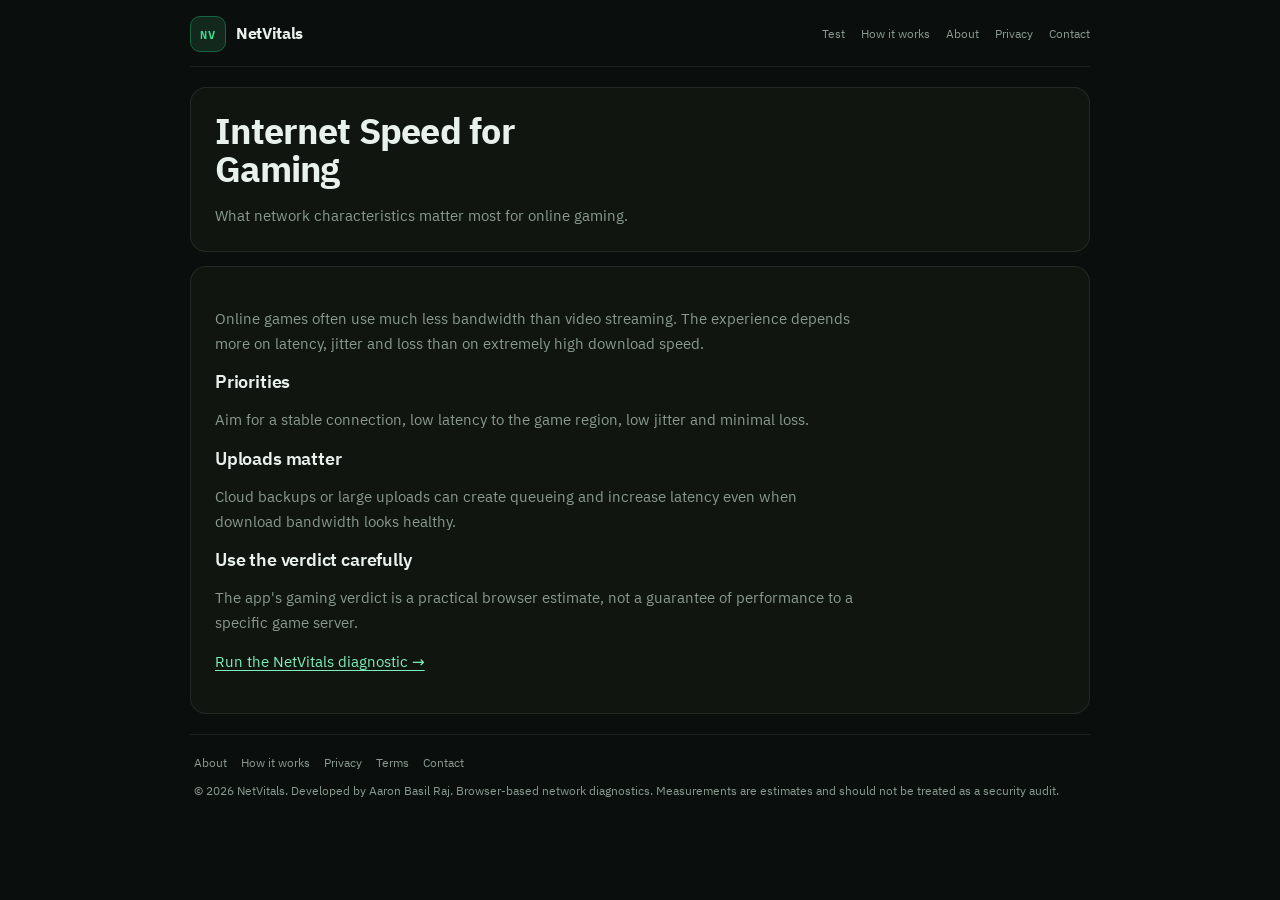
<file: guides/internet-speed-for-gaming/index.html>
<!doctype html><html lang="en"><head><meta charset="utf-8"><meta name="author" content="Aaron Basil Raj"><meta name="viewport" content="width=device-width,initial-scale=1,viewport-fit=cover"><title>Internet Speed for Gaming – NetVitals</title><meta name="description" content="What network characteristics matter most for online gaming."><link rel="canonical" href="https://netvitals.net/guides/internet-speed-for-gaming/"><meta property="og:type" content="website"><meta property="og:title" content="Internet Speed for Gaming – NetVitals"><meta property="og:description" content="What network characteristics matter most for online gaming."><meta property="og:url" content="https://netvitals.net/guides/internet-speed-for-gaming/"><meta property="og:image" content="https://netvitals.net/assets/icons/icon-512.png"><meta name="twitter:card" content="summary"><meta name="theme-color" content="#0A0E0C"><link rel="manifest" href="/manifest.webmanifest"><link rel="icon" href="/assets/icons/favicon.svg" type="image/svg+xml"><link rel="icon" href="/assets/icons/favicon.ico" sizes="any"><link rel="apple-touch-icon" href="/assets/icons/apple-touch-icon.png"><link rel="stylesheet" href="/assets/css/site.css"><script src="/assets/js/config.js"></script><script async src="https://pagead2.googlesyndication.com/pagead/js/adsbygoogle.js?client=ca-pub-4936629245103906" crossorigin="anonymous"></script></head><body><nav class="site-nav" aria-label="Primary navigation">
<a class="brand" href="/"><span class="brand-mark">NV</span><span>NetVitals</span></a>
<div class="nav-links"><a href="/#diagnostic-tool">Test</a><a href="/how-it-works/">How it works</a><a href="/about/">About</a><a href="/privacy/">Privacy</a><a href="/contact/">Contact</a></div>
</nav><main class="page-shell"><section class="page-hero"><h1>Internet Speed for Gaming</h1><p>What network characteristics matter most for online gaming.</p></section><section class="page-content"><article class="content-card"><p>Online games often use much less bandwidth than video streaming. The experience depends more on latency, jitter and loss than on extremely high download speed.</p><h2>Priorities</h2><p>Aim for a stable connection, low latency to the game region, low jitter and minimal loss.</p><h2>Uploads matter</h2><p>Cloud backups or large uploads can create queueing and increase latency even when download bandwidth looks healthy.</p><h2>Use the verdict carefully</h2><p>The app's gaming verdict is a practical browser estimate, not a guarantee of performance to a specific game server.</p><p><a href="/#diagnostic-tool">Run the NetVitals diagnostic →</a></p></article></section></main><footer class="site-footer"><div class="footer-links"><a href="/about/">About</a><a href="/how-it-works/">How it works</a><a href="/privacy/">Privacy</a><a href="/terms/">Terms</a><a href="/contact/">Contact</a></div><div>© <span id="year"></span> NetVitals. Developed by Aaron Basil Raj. Browser-based network diagnostics. Measurements are estimates and should not be treated as a security audit.</div></footer><script>document.getElementById('year').textContent=new Date().getFullYear()</script><script src="/assets/js/ads.js" defer></script><script src="/assets/js/pwa.js" defer></script></body></html>
</file>
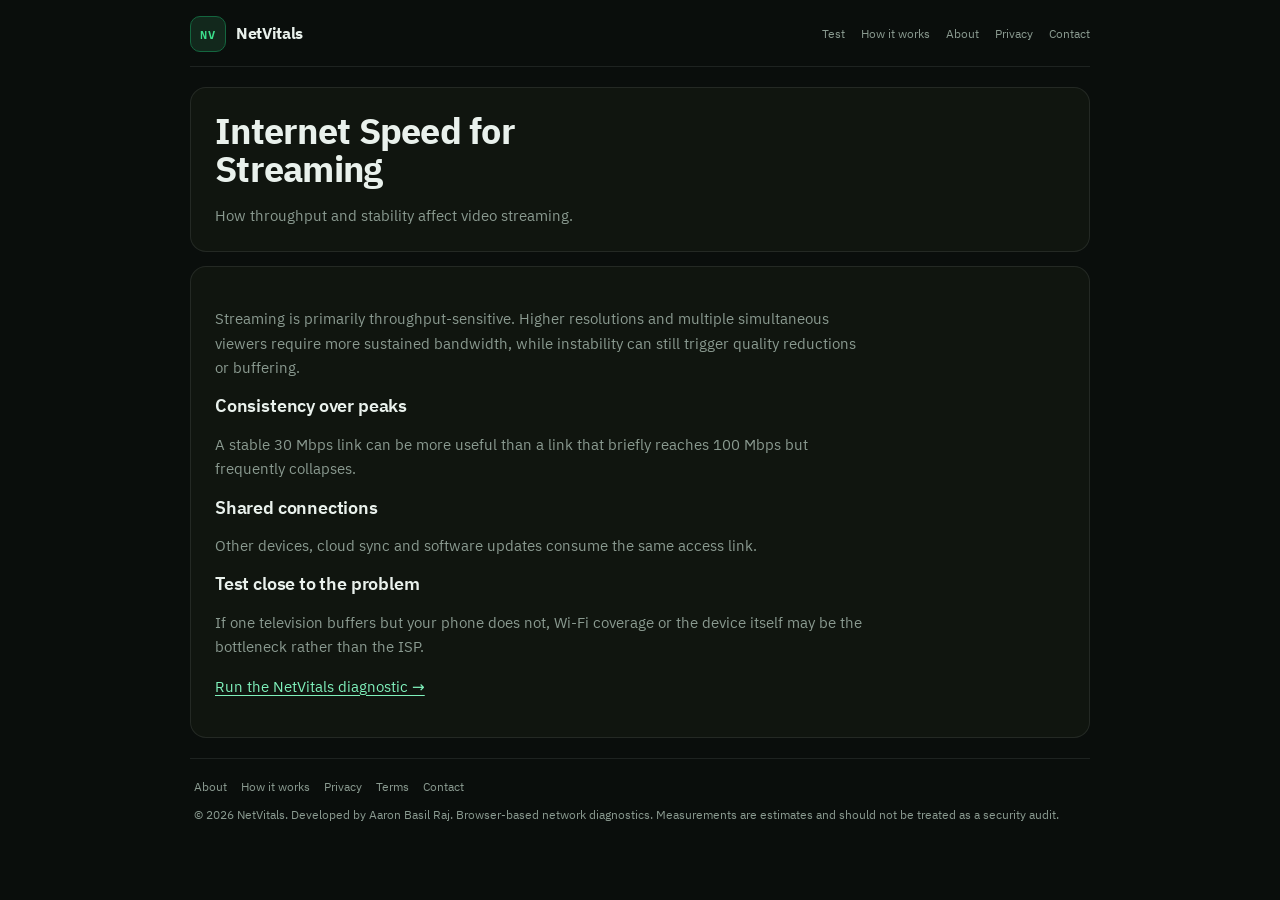
<file: guides/internet-speed-for-streaming/index.html>
<!doctype html><html lang="en"><head><meta charset="utf-8"><meta name="author" content="Aaron Basil Raj"><meta name="viewport" content="width=device-width,initial-scale=1,viewport-fit=cover"><title>Internet Speed for Streaming – NetVitals</title><meta name="description" content="How throughput and stability affect video streaming."><link rel="canonical" href="https://netvitals.net/guides/internet-speed-for-streaming/"><meta property="og:type" content="website"><meta property="og:title" content="Internet Speed for Streaming – NetVitals"><meta property="og:description" content="How throughput and stability affect video streaming."><meta property="og:url" content="https://netvitals.net/guides/internet-speed-for-streaming/"><meta property="og:image" content="https://netvitals.net/assets/icons/icon-512.png"><meta name="twitter:card" content="summary"><meta name="theme-color" content="#0A0E0C"><link rel="manifest" href="/manifest.webmanifest"><link rel="icon" href="/assets/icons/favicon.svg" type="image/svg+xml"><link rel="icon" href="/assets/icons/favicon.ico" sizes="any"><link rel="apple-touch-icon" href="/assets/icons/apple-touch-icon.png"><link rel="stylesheet" href="/assets/css/site.css"><script src="/assets/js/config.js"></script><script async src="https://pagead2.googlesyndication.com/pagead/js/adsbygoogle.js?client=ca-pub-4936629245103906" crossorigin="anonymous"></script></head><body><nav class="site-nav" aria-label="Primary navigation">
<a class="brand" href="/"><span class="brand-mark">NV</span><span>NetVitals</span></a>
<div class="nav-links"><a href="/#diagnostic-tool">Test</a><a href="/how-it-works/">How it works</a><a href="/about/">About</a><a href="/privacy/">Privacy</a><a href="/contact/">Contact</a></div>
</nav><main class="page-shell"><section class="page-hero"><h1>Internet Speed for Streaming</h1><p>How throughput and stability affect video streaming.</p></section><section class="page-content"><article class="content-card"><p>Streaming is primarily throughput-sensitive. Higher resolutions and multiple simultaneous viewers require more sustained bandwidth, while instability can still trigger quality reductions or buffering.</p><h2>Consistency over peaks</h2><p>A stable 30 Mbps link can be more useful than a link that briefly reaches 100 Mbps but frequently collapses.</p><h2>Shared connections</h2><p>Other devices, cloud sync and software updates consume the same access link.</p><h2>Test close to the problem</h2><p>If one television buffers but your phone does not, Wi-Fi coverage or the device itself may be the bottleneck rather than the ISP.</p><p><a href="/#diagnostic-tool">Run the NetVitals diagnostic →</a></p></article></section></main><footer class="site-footer"><div class="footer-links"><a href="/about/">About</a><a href="/how-it-works/">How it works</a><a href="/privacy/">Privacy</a><a href="/terms/">Terms</a><a href="/contact/">Contact</a></div><div>© <span id="year"></span> NetVitals. Developed by Aaron Basil Raj. Browser-based network diagnostics. Measurements are estimates and should not be treated as a security audit.</div></footer><script>document.getElementById('year').textContent=new Date().getFullYear()</script><script src="/assets/js/ads.js" defer></script><script src="/assets/js/pwa.js" defer></script></body></html>
</file>
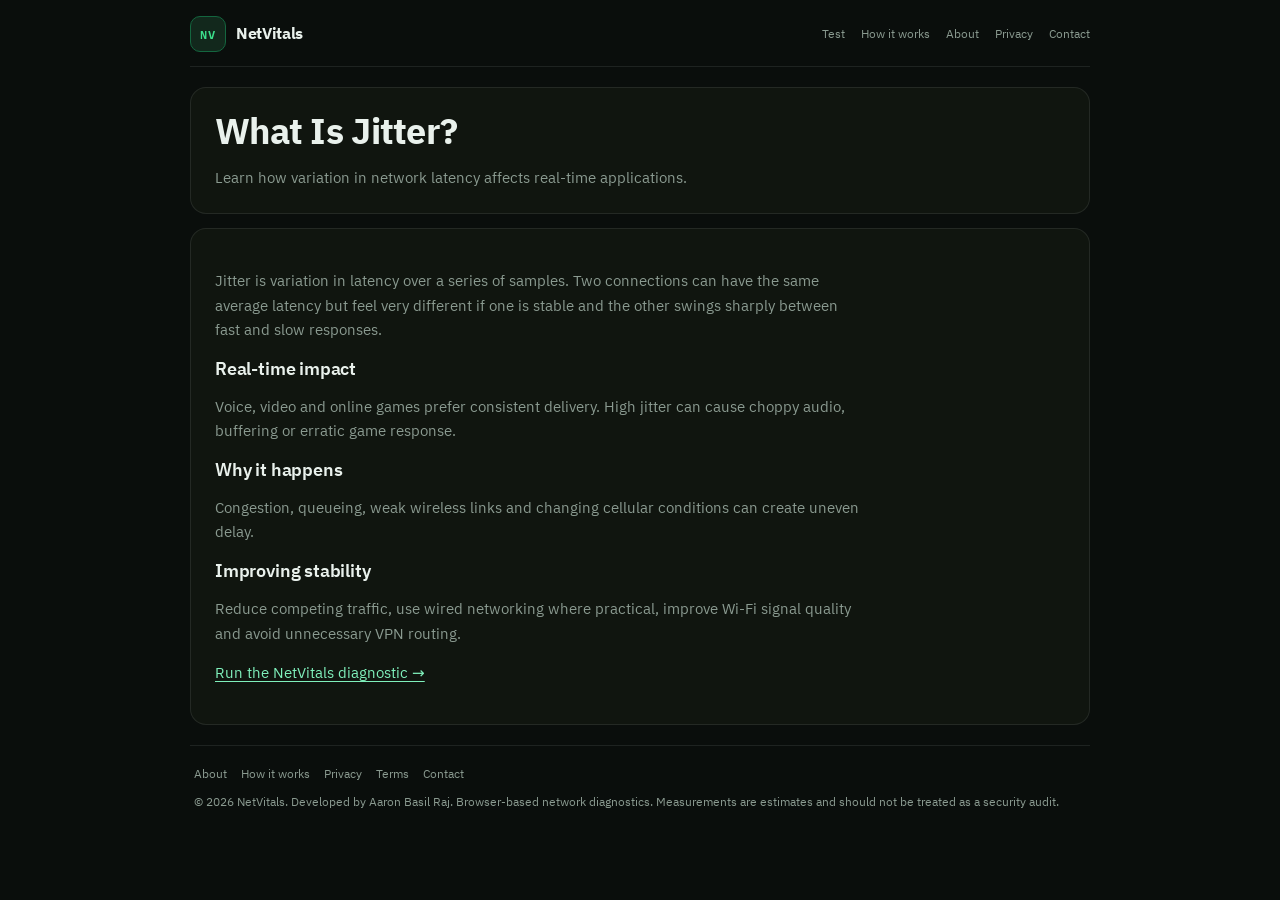
<file: guides/what-is-jitter/index.html>
<!doctype html><html lang="en"><head><meta charset="utf-8"><meta name="author" content="Aaron Basil Raj"><meta name="viewport" content="width=device-width,initial-scale=1,viewport-fit=cover"><title>What Is Jitter? – NetVitals</title><meta name="description" content="Learn how variation in network latency affects real-time applications."><link rel="canonical" href="https://netvitals.net/guides/what-is-jitter/"><meta property="og:type" content="website"><meta property="og:title" content="What Is Jitter? – NetVitals"><meta property="og:description" content="Learn how variation in network latency affects real-time applications."><meta property="og:url" content="https://netvitals.net/guides/what-is-jitter/"><meta property="og:image" content="https://netvitals.net/assets/icons/icon-512.png"><meta name="twitter:card" content="summary"><meta name="theme-color" content="#0A0E0C"><link rel="manifest" href="/manifest.webmanifest"><link rel="icon" href="/assets/icons/favicon.svg" type="image/svg+xml"><link rel="icon" href="/assets/icons/favicon.ico" sizes="any"><link rel="apple-touch-icon" href="/assets/icons/apple-touch-icon.png"><link rel="stylesheet" href="/assets/css/site.css"><script src="/assets/js/config.js"></script><script async src="https://pagead2.googlesyndication.com/pagead/js/adsbygoogle.js?client=ca-pub-4936629245103906" crossorigin="anonymous"></script></head><body><nav class="site-nav" aria-label="Primary navigation">
<a class="brand" href="/"><span class="brand-mark">NV</span><span>NetVitals</span></a>
<div class="nav-links"><a href="/#diagnostic-tool">Test</a><a href="/how-it-works/">How it works</a><a href="/about/">About</a><a href="/privacy/">Privacy</a><a href="/contact/">Contact</a></div>
</nav><main class="page-shell"><section class="page-hero"><h1>What Is Jitter?</h1><p>Learn how variation in network latency affects real-time applications.</p></section><section class="page-content"><article class="content-card"><p>Jitter is variation in latency over a series of samples. Two connections can have the same average latency but feel very different if one is stable and the other swings sharply between fast and slow responses.</p><h2>Real-time impact</h2><p>Voice, video and online games prefer consistent delivery. High jitter can cause choppy audio, buffering or erratic game response.</p><h2>Why it happens</h2><p>Congestion, queueing, weak wireless links and changing cellular conditions can create uneven delay.</p><h2>Improving stability</h2><p>Reduce competing traffic, use wired networking where practical, improve Wi-Fi signal quality and avoid unnecessary VPN routing.</p><p><a href="/#diagnostic-tool">Run the NetVitals diagnostic →</a></p></article></section></main><footer class="site-footer"><div class="footer-links"><a href="/about/">About</a><a href="/how-it-works/">How it works</a><a href="/privacy/">Privacy</a><a href="/terms/">Terms</a><a href="/contact/">Contact</a></div><div>© <span id="year"></span> NetVitals. Developed by Aaron Basil Raj. Browser-based network diagnostics. Measurements are estimates and should not be treated as a security audit.</div></footer><script>document.getElementById('year').textContent=new Date().getFullYear()</script><script src="/assets/js/ads.js" defer></script><script src="/assets/js/pwa.js" defer></script></body></html>
</file>
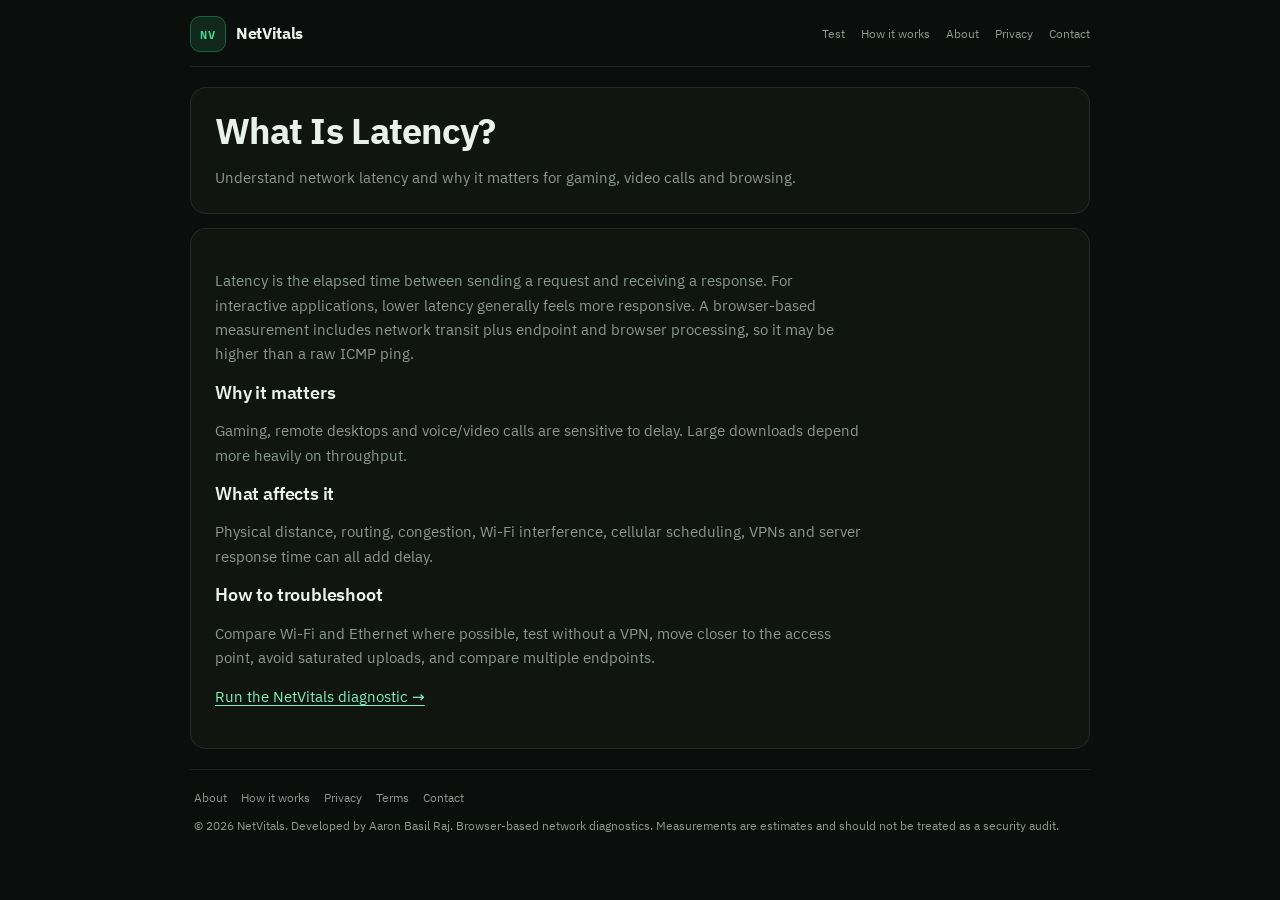
<file: guides/what-is-latency/index.html>
<!doctype html><html lang="en"><head><meta charset="utf-8"><meta name="author" content="Aaron Basil Raj"><meta name="viewport" content="width=device-width,initial-scale=1,viewport-fit=cover"><title>What Is Latency? – NetVitals</title><meta name="description" content="Understand network latency and why it matters for gaming, video calls and browsing."><link rel="canonical" href="https://netvitals.net/guides/what-is-latency/"><meta property="og:type" content="website"><meta property="og:title" content="What Is Latency? – NetVitals"><meta property="og:description" content="Understand network latency and why it matters for gaming, video calls and browsing."><meta property="og:url" content="https://netvitals.net/guides/what-is-latency/"><meta property="og:image" content="https://netvitals.net/assets/icons/icon-512.png"><meta name="twitter:card" content="summary"><meta name="theme-color" content="#0A0E0C"><link rel="manifest" href="/manifest.webmanifest"><link rel="icon" href="/assets/icons/favicon.svg" type="image/svg+xml"><link rel="icon" href="/assets/icons/favicon.ico" sizes="any"><link rel="apple-touch-icon" href="/assets/icons/apple-touch-icon.png"><link rel="stylesheet" href="/assets/css/site.css"><script src="/assets/js/config.js"></script><script async src="https://pagead2.googlesyndication.com/pagead/js/adsbygoogle.js?client=ca-pub-4936629245103906" crossorigin="anonymous"></script></head><body><nav class="site-nav" aria-label="Primary navigation">
<a class="brand" href="/"><span class="brand-mark">NV</span><span>NetVitals</span></a>
<div class="nav-links"><a href="/#diagnostic-tool">Test</a><a href="/how-it-works/">How it works</a><a href="/about/">About</a><a href="/privacy/">Privacy</a><a href="/contact/">Contact</a></div>
</nav><main class="page-shell"><section class="page-hero"><h1>What Is Latency?</h1><p>Understand network latency and why it matters for gaming, video calls and browsing.</p></section><section class="page-content"><article class="content-card"><p>Latency is the elapsed time between sending a request and receiving a response. For interactive applications, lower latency generally feels more responsive. A browser-based measurement includes network transit plus endpoint and browser processing, so it may be higher than a raw ICMP ping.</p><h2>Why it matters</h2><p>Gaming, remote desktops and voice/video calls are sensitive to delay. Large downloads depend more heavily on throughput.</p><h2>What affects it</h2><p>Physical distance, routing, congestion, Wi-Fi interference, cellular scheduling, VPNs and server response time can all add delay.</p><h2>How to troubleshoot</h2><p>Compare Wi-Fi and Ethernet where possible, test without a VPN, move closer to the access point, avoid saturated uploads, and compare multiple endpoints.</p><p><a href="/#diagnostic-tool">Run the NetVitals diagnostic →</a></p></article></section></main><footer class="site-footer"><div class="footer-links"><a href="/about/">About</a><a href="/how-it-works/">How it works</a><a href="/privacy/">Privacy</a><a href="/terms/">Terms</a><a href="/contact/">Contact</a></div><div>© <span id="year"></span> NetVitals. Developed by Aaron Basil Raj. Browser-based network diagnostics. Measurements are estimates and should not be treated as a security audit.</div></footer><script>document.getElementById('year').textContent=new Date().getFullYear()</script><script src="/assets/js/ads.js" defer></script><script src="/assets/js/pwa.js" defer></script></body></html>
</file>
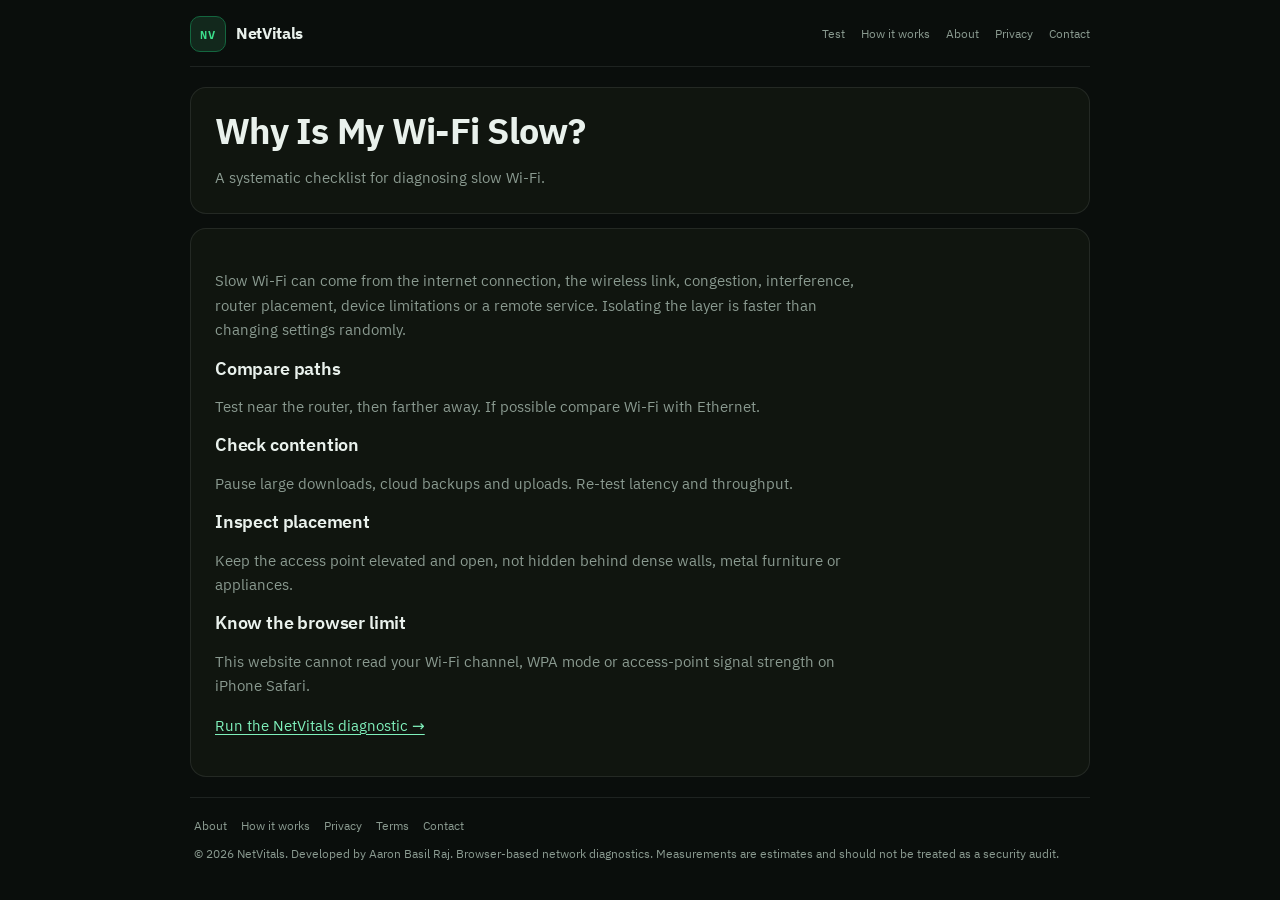
<file: guides/why-is-my-wifi-slow/index.html>
<!doctype html><html lang="en"><head><meta charset="utf-8"><meta name="author" content="Aaron Basil Raj"><meta name="viewport" content="width=device-width,initial-scale=1,viewport-fit=cover"><title>Why Is My Wi-Fi Slow? – NetVitals</title><meta name="description" content="A systematic checklist for diagnosing slow Wi-Fi."><link rel="canonical" href="https://netvitals.net/guides/why-is-my-wifi-slow/"><meta property="og:type" content="website"><meta property="og:title" content="Why Is My Wi-Fi Slow? – NetVitals"><meta property="og:description" content="A systematic checklist for diagnosing slow Wi-Fi."><meta property="og:url" content="https://netvitals.net/guides/why-is-my-wifi-slow/"><meta property="og:image" content="https://netvitals.net/assets/icons/icon-512.png"><meta name="twitter:card" content="summary"><meta name="theme-color" content="#0A0E0C"><link rel="manifest" href="/manifest.webmanifest"><link rel="icon" href="/assets/icons/favicon.svg" type="image/svg+xml"><link rel="icon" href="/assets/icons/favicon.ico" sizes="any"><link rel="apple-touch-icon" href="/assets/icons/apple-touch-icon.png"><link rel="stylesheet" href="/assets/css/site.css"><script src="/assets/js/config.js"></script><script async src="https://pagead2.googlesyndication.com/pagead/js/adsbygoogle.js?client=ca-pub-4936629245103906" crossorigin="anonymous"></script></head><body><nav class="site-nav" aria-label="Primary navigation">
<a class="brand" href="/"><span class="brand-mark">NV</span><span>NetVitals</span></a>
<div class="nav-links"><a href="/#diagnostic-tool">Test</a><a href="/how-it-works/">How it works</a><a href="/about/">About</a><a href="/privacy/">Privacy</a><a href="/contact/">Contact</a></div>
</nav><main class="page-shell"><section class="page-hero"><h1>Why Is My Wi-Fi Slow?</h1><p>A systematic checklist for diagnosing slow Wi-Fi.</p></section><section class="page-content"><article class="content-card"><p>Slow Wi-Fi can come from the internet connection, the wireless link, congestion, interference, router placement, device limitations or a remote service. Isolating the layer is faster than changing settings randomly.</p><h2>Compare paths</h2><p>Test near the router, then farther away. If possible compare Wi-Fi with Ethernet.</p><h2>Check contention</h2><p>Pause large downloads, cloud backups and uploads. Re-test latency and throughput.</p><h2>Inspect placement</h2><p>Keep the access point elevated and open, not hidden behind dense walls, metal furniture or appliances.</p><h2>Know the browser limit</h2><p>This website cannot read your Wi-Fi channel, WPA mode or access-point signal strength on iPhone Safari.</p><p><a href="/#diagnostic-tool">Run the NetVitals diagnostic →</a></p></article></section></main><footer class="site-footer"><div class="footer-links"><a href="/about/">About</a><a href="/how-it-works/">How it works</a><a href="/privacy/">Privacy</a><a href="/terms/">Terms</a><a href="/contact/">Contact</a></div><div>© <span id="year"></span> NetVitals. Developed by Aaron Basil Raj. Browser-based network diagnostics. Measurements are estimates and should not be treated as a security audit.</div></footer><script>document.getElementById('year').textContent=new Date().getFullYear()</script><script src="/assets/js/ads.js" defer></script><script src="/assets/js/pwa.js" defer></script></body></html>
</file>
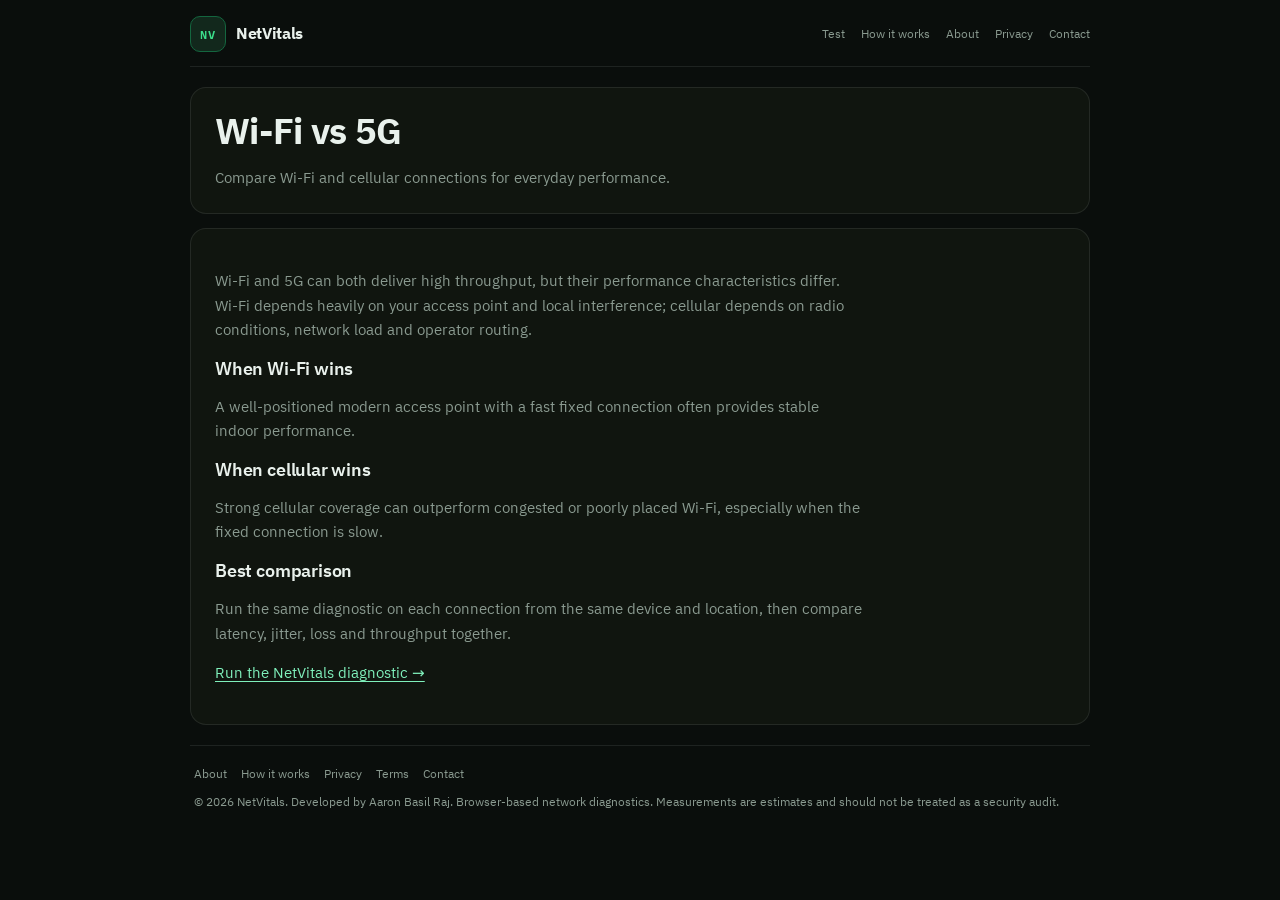
<file: guides/wifi-vs-5g/index.html>
<!doctype html><html lang="en"><head><meta charset="utf-8"><meta name="author" content="Aaron Basil Raj"><meta name="viewport" content="width=device-width,initial-scale=1,viewport-fit=cover"><title>Wi-Fi vs 5G – NetVitals</title><meta name="description" content="Compare Wi-Fi and cellular connections for everyday performance."><link rel="canonical" href="https://netvitals.net/guides/wifi-vs-5g/"><meta property="og:type" content="website"><meta property="og:title" content="Wi-Fi vs 5G – NetVitals"><meta property="og:description" content="Compare Wi-Fi and cellular connections for everyday performance."><meta property="og:url" content="https://netvitals.net/guides/wifi-vs-5g/"><meta property="og:image" content="https://netvitals.net/assets/icons/icon-512.png"><meta name="twitter:card" content="summary"><meta name="theme-color" content="#0A0E0C"><link rel="manifest" href="/manifest.webmanifest"><link rel="icon" href="/assets/icons/favicon.svg" type="image/svg+xml"><link rel="icon" href="/assets/icons/favicon.ico" sizes="any"><link rel="apple-touch-icon" href="/assets/icons/apple-touch-icon.png"><link rel="stylesheet" href="/assets/css/site.css"><script src="/assets/js/config.js"></script><script async src="https://pagead2.googlesyndication.com/pagead/js/adsbygoogle.js?client=ca-pub-4936629245103906" crossorigin="anonymous"></script></head><body><nav class="site-nav" aria-label="Primary navigation">
<a class="brand" href="/"><span class="brand-mark">NV</span><span>NetVitals</span></a>
<div class="nav-links"><a href="/#diagnostic-tool">Test</a><a href="/how-it-works/">How it works</a><a href="/about/">About</a><a href="/privacy/">Privacy</a><a href="/contact/">Contact</a></div>
</nav><main class="page-shell"><section class="page-hero"><h1>Wi-Fi vs 5G</h1><p>Compare Wi-Fi and cellular connections for everyday performance.</p></section><section class="page-content"><article class="content-card"><p>Wi-Fi and 5G can both deliver high throughput, but their performance characteristics differ. Wi-Fi depends heavily on your access point and local interference; cellular depends on radio conditions, network load and operator routing.</p><h2>When Wi-Fi wins</h2><p>A well-positioned modern access point with a fast fixed connection often provides stable indoor performance.</p><h2>When cellular wins</h2><p>Strong cellular coverage can outperform congested or poorly placed Wi-Fi, especially when the fixed connection is slow.</p><h2>Best comparison</h2><p>Run the same diagnostic on each connection from the same device and location, then compare latency, jitter, loss and throughput together.</p><p><a href="/#diagnostic-tool">Run the NetVitals diagnostic →</a></p></article></section></main><footer class="site-footer"><div class="footer-links"><a href="/about/">About</a><a href="/how-it-works/">How it works</a><a href="/privacy/">Privacy</a><a href="/terms/">Terms</a><a href="/contact/">Contact</a></div><div>© <span id="year"></span> NetVitals. Developed by Aaron Basil Raj. Browser-based network diagnostics. Measurements are estimates and should not be treated as a security audit.</div></footer><script>document.getElementById('year').textContent=new Date().getFullYear()</script><script src="/assets/js/ads.js" defer></script><script src="/assets/js/pwa.js" defer></script></body></html>
</file>
<file: assets/css/site.css>
@font-face {
  font-family: "IBM Plex Sans";
  font-style: normal;
  font-weight: 400;
  font-display: swap;
  src: url("/assets/fonts/ibm-plex-sans-400-latin.woff2") format("woff2");
}
@font-face {
  font-family: "IBM Plex Sans";
  font-style: normal;
  font-weight: 600;
  font-display: swap;
  src: url("/assets/fonts/ibm-plex-sans-600-latin.woff2") format("woff2");
}
@font-face {
  font-family: "IBM Plex Sans";
  font-style: normal;
  font-weight: 700;
  font-display: swap;
  src: url("/assets/fonts/ibm-plex-sans-700-latin.woff2") format("woff2");
}
@font-face {
  font-family: "IBM Plex Mono";
  font-style: normal;
  font-weight: 400;
  font-display: swap;
  src: url("/assets/fonts/ibm-plex-mono-400-latin.woff2") format("woff2");
}
@font-face {
  font-family: "IBM Plex Mono";
  font-style: normal;
  font-weight: 500;
  font-display: swap;
  src: url("/assets/fonts/ibm-plex-mono-500-latin.woff2") format("woff2");
}
@font-face {
  font-family: "IBM Plex Mono";
  font-style: normal;
  font-weight: 600;
  font-display: swap;
  src: url("/assets/fonts/ibm-plex-mono-600-latin.woff2") format("woff2");
}

:root {
  color-scheme: dark;
  --screen: #0a0e0c;
  --panel: #10150f;
  --panel2: #161c16;
  --tray: #161c16;
  --crt: #e9f1ec;
  --slate: #8a9a90;
  --primary: #3ce08c;
  --sinus: #14663f;
  --spike: #7ff0bb;
  --wave: #4fc3e8;
  --alarm: #ff6267;
  --caution: #ffb13d;
  --line: rgba(233, 241, 236, 0.09);
  --line-strong: rgba(233, 241, 236, 0.17);
  --good-bg: #12281c;
  --info-bg: #12212a;
  --warn-bg: #2a2012;
  --bad-bg: #2a1414;
  --bg: var(--screen);
  --text: var(--crt);
  --muted: var(--slate);
  --good: var(--spike);
  --warn: var(--caution);
  --bad: var(--alarm);
  --accent: var(--primary);
  --radius: 16px;
  --font-sans: "IBM Plex Sans", system-ui, -apple-system, "Segoe UI", Roboto, sans-serif;
  --font-mono: "IBM Plex Mono", ui-monospace, "SFMono-Regular", Menlo, monospace;
}

* {
  box-sizing: border-box;
}

html {
  min-width: 320px;
  background: var(--screen);
  scrollbar-color: var(--sinus) var(--screen);
}

body {
  min-width: 320px;
  min-height: 100vh;
  min-height: 100dvh;
  margin: 0;
  padding: max(16px, env(safe-area-inset-top)) 14px max(26px, env(safe-area-inset-bottom));
  overflow-x: hidden;
  background: var(--screen);
  color: var(--crt);
  font-family: var(--font-sans);
  font-size: 0.95rem;
  font-weight: 400;
  line-height: 1.6;
  text-rendering: optimizeLegibility;
}

::selection {
  background: var(--sinus);
  color: var(--crt);
}

* {
  scrollbar-width: thin;
  scrollbar-color: var(--sinus) var(--screen);
}

*::-webkit-scrollbar {
  width: 10px;
  height: 10px;
}

*::-webkit-scrollbar-track {
  background: var(--screen);
}

*::-webkit-scrollbar-thumb {
  border: 2px solid var(--screen);
  border-radius: 999px;
  background: var(--sinus);
}

a {
  color: var(--spike);
  text-underline-offset: 0.2em;
  text-decoration-thickness: 1px;
}

a:hover {
  color: var(--primary);
}

button,
input {
  font: inherit;
}

button {
  -webkit-tap-highlight-color: transparent;
}

button,
a,
input {
  accent-color: var(--primary);
}

:focus-visible {
  outline: 2px solid var(--primary);
  outline-offset: 3px;
}

.app,
.site-nav,
.info-section,
.site-footer,
.page-shell {
  width: min(100%, 900px);
  margin-inline: auto;
}

.site-nav {
  display: flex;
  align-items: center;
  justify-content: space-between;
  gap: 14px;
  margin-bottom: 20px;
  padding-bottom: 14px;
  border-bottom: 1px solid var(--line);
}

.brand {
  display: inline-flex;
  align-items: center;
  gap: 10px;
  color: var(--crt);
  font-size: 1rem;
  font-weight: 700;
  letter-spacing: -0.02em;
  text-decoration: none;
}

.brand-mark {
  display: grid;
  width: 36px;
  height: 36px;
  place-items: center;
  border: 1px solid var(--sinus);
  border-radius: 10px;
  background: var(--good-bg);
  color: var(--primary);
  font-family: var(--font-mono);
  font-size: 0.72rem;
  font-weight: 600;
  letter-spacing: 0.08em;
}

.nav-links {
  display: flex;
  flex-wrap: wrap;
  align-items: center;
  justify-content: flex-end;
  gap: 8px 16px;
}

.nav-links a,
.site-footer a {
  color: var(--slate);
  font-size: 0.78rem;
  text-decoration: none;
}

.nav-links a:hover,
.site-footer a:hover {
  color: var(--crt);
  text-decoration: underline;
}

header {
  display: flex;
  align-items: flex-start;
  justify-content: space-between;
  gap: 14px;
  margin: 4px 2px 20px;
}

h1,
h2,
h3,
p {
  overflow-wrap: anywhere;
}

h1,
h2,
h3 {
  font-family: var(--font-sans);
  color: var(--crt);
}

h1 {
  max-width: 18ch;
  margin: 0;
  font-size: clamp(1.7rem, 5vw, 2.25rem);
  font-weight: 700;
  line-height: 1.05;
  letter-spacing: -0.02em;
}

h2 {
  font-size: 1.15rem;
  font-weight: 600;
  line-height: 1.2;
  letter-spacing: -0.01em;
}

h3 {
  font-size: 1rem;
  font-weight: 600;
}

.subtitle {
  max-width: 72ch;
  margin: 8px 0 0;
  color: var(--slate);
  font-size: 0.9rem;
  line-height: 1.5;
}

.icon-button,
.primary-button,
.secondary-button,
.ghost-button,
.danger-button {
  min-height: 44px;
  border-radius: 10px;
  cursor: pointer;
  font-family: var(--font-mono);
  font-size: 0.72rem;
  font-weight: 600;
  line-height: 1.2;
  letter-spacing: 0.06em;
  transition: background-color 180ms ease-out, border-color 180ms ease-out, color 180ms ease-out, transform 120ms ease-out;
}

button:active {
  transform: translateY(1px);
}

button:disabled {
  cursor: not-allowed;
  opacity: 0.48;
  transform: none;
}

.icon-button {
  display: grid;
  width: 46px;
  flex: 0 0 46px;
  place-items: center;
  border: 1px solid var(--line-strong);
  background: var(--panel);
  color: var(--crt);
  font-family: var(--font-sans);
  font-size: 1rem;
  letter-spacing: 0;
}

.icon-button:hover,
.secondary-button:hover,
.ghost-button:hover {
  border-color: var(--sinus);
  background: var(--tray);
  color: var(--spike);
}

.primary-button {
  border: 1px solid var(--primary);
  background: var(--primary);
  color: var(--screen);
  padding: 0 18px;
  text-transform: uppercase;
}

.primary-button:hover {
  border-color: var(--sinus);
  background: var(--sinus);
  color: var(--crt);
}

.secondary-button,
.ghost-button {
  border: 1px solid var(--line-strong);
  background: var(--panel);
  color: var(--crt);
  padding: 0 16px;
}

.ghost-button {
  background: transparent;
  color: var(--slate);
}

.danger-button {
  border: 1px solid rgba(255, 98, 103, 0.35);
  background: var(--bad-bg);
  color: var(--alarm);
  padding: 0 15px;
}

.danger-button:hover {
  border-color: var(--alarm);
  background: var(--bad-bg);
}

.hero {
  position: relative;
  margin-bottom: 14px;
  padding: clamp(18px, 4vw, 26px);
  overflow: hidden;
  border: 1px solid var(--line-strong);
  border-radius: 22px;
  background: var(--panel);
}

.hero-top {
  position: relative;
  display: flex;
  align-items: flex-start;
  justify-content: space-between;
  gap: 18px;
}

.overall-row {
  display: flex;
  min-width: 0;
  align-items: center;
  gap: 14px;
}

.overall-dot {
  width: 13px;
  height: 13px;
  flex: 0 0 13px;
  border: 2px solid var(--panel);
  border-radius: 999px;
  background: var(--slate);
  outline: 1px solid var(--line-strong);
}

.overall-dot.good {
  background: var(--spike);
}

.overall-dot.warn {
  background: var(--caution);
}

.overall-dot.bad {
  background: var(--alarm);
}

.overall-label,
.score-label,
.card-title,
.verdict-name,
.ecg-label,
.chart-head,
.security-weight,
.service-result {
  font-family: var(--font-mono);
  font-variant-numeric: tabular-nums;
}

.overall-label {
  color: var(--slate);
  font-size: 0.72rem;
  font-weight: 600;
  line-height: 1.2;
  letter-spacing: 0.08em;
  text-transform: uppercase;
}

.overall-status {
  margin-top: 4px;
  font-size: clamp(1.45rem, 5vw, 2.15rem);
  font-weight: 700;
  line-height: 1.08;
  letter-spacing: -0.02em;
}

.score-block {
  min-width: 96px;
  text-align: right;
}

.score,
.security-score {
  color: var(--crt);
  font-family: var(--font-mono);
  font-size: clamp(2rem, 8vw, 3rem);
  font-weight: 500;
  font-feature-settings: "tnum" 1;
  line-height: 1;
  letter-spacing: -0.02em;
}

.score small,
.security-score small {
  color: var(--slate);
  font-size: 0.34em;
  font-weight: 400;
  letter-spacing: 0;
}

.score-label {
  margin-top: 6px;
  color: var(--slate);
  font-size: 0.68rem;
  font-weight: 600;
  letter-spacing: 0.08em;
  text-transform: uppercase;
}

.hero-meta {
  position: relative;
  display: flex;
  flex-wrap: wrap;
  gap: 7px 16px;
  margin-top: 18px;
  color: var(--slate);
  font-family: var(--font-mono);
  font-size: 0.72rem;
  font-variant-numeric: tabular-nums;
  line-height: 1.45;
}

.hero-meta span {
  overflow-wrap: anywhere;
}

.ecg-label {
  display: flex;
  align-items: center;
  justify-content: space-between;
  gap: 12px;
  margin-top: 22px;
  color: var(--slate);
  font-size: 0.68rem;
  font-weight: 600;
  letter-spacing: 0.08em;
  text-transform: uppercase;
}

.ecg-label .rec {
  display: inline-flex;
  align-items: center;
  gap: 8px;
}

.ecg-label .rec::before {
  width: 6px;
  height: 6px;
  border-radius: 999px;
  background: var(--primary);
  content: "";
}

.ecg-label .live {
  padding: 4px 8px;
  border-radius: 999px;
  background: var(--good-bg);
  color: var(--spike);
}

.ecg-progress {
  position: relative;
  height: clamp(64px, 13vw, 94px);
  margin-top: 8px;
  overflow: hidden;
  border: 1px solid var(--line);
  border-radius: 10px;
  background: #0d120e;
}

.ecg-progress svg,
.ecg-fill {
  position: absolute;
  inset: 0;
  display: block;
  width: 100%;
  height: 100%;
}

.ecg-progress polyline {
  vector-effect: non-scaling-stroke;
  stroke-linecap: round;
  stroke-linejoin: round;
}

.ecg-ghost polyline {
  stroke: rgba(60, 224, 140, 0.2);
  stroke-width: 1.5;
}

.ecg-fill {
  clip-path: inset(0 100% 0 0);
  transition: clip-path 260ms cubic-bezier(0.22, 1, 0.36, 1);
  will-change: clip-path;
}

.ecg-fill polyline {
  stroke: var(--primary);
  stroke-width: 2.2;
  filter: drop-shadow(0 0 4px rgba(60, 224, 140, 0.55));
}

.ecg-dot {
  position: absolute;
  top: 60%;
  left: 0;
  width: 8px;
  height: 8px;
  border: 2px solid #0d120e;
  border-radius: 999px;
  background: var(--spike);
  box-shadow: 0 0 8px rgba(60, 224, 140, 0.8);
  transform: translate(-50%, -50%);
  transition: left 260ms cubic-bezier(0.22, 1, 0.36, 1);
  will-change: left;
}

.progress-text {
  min-height: 1.45em;
  margin-top: 8px;
  color: var(--slate);
  font-size: 0.78rem;
  line-height: 1.45;
}

.controls {
  display: grid;
  grid-template-columns: 1.35fr 1fr auto;
  gap: 10px;
  margin-top: 18px;
}

.grid {
  display: grid;
  grid-template-columns: minmax(0, 1fr);
  gap: 14px;
}

.card,
.content-card,
.page-hero {
  min-width: 0;
  border: 1px solid var(--line);
  border-radius: 16px;
  background: var(--panel);
  color: var(--crt);
}

.card {
  padding: 16px;
}

.card.full,
.card.span-2 {
  grid-column: 1 / -1;
}

.card-title {
  display: flex;
  align-items: center;
  justify-content: space-between;
  gap: 9px;
  color: var(--slate);
  font-size: 0.72rem;
  font-weight: 600;
  line-height: 1.2;
  letter-spacing: 0.08em;
  text-transform: uppercase;
}

.card-title::after {
  width: 14px;
  height: 1px;
  flex: 0 0 14px;
  order: -1;
  background: var(--sinus);
  content: "";
}

.metric {
  margin-top: 13px;
  overflow: hidden;
  color: var(--crt);
  font-family: var(--font-mono);
  font-size: clamp(1.55rem, 5vw, 1.9rem);
  font-weight: 500;
  font-feature-settings: "tnum" 1;
  line-height: 1;
  letter-spacing: -0.02em;
  text-overflow: ellipsis;
  white-space: nowrap;
}

.metric.small {
  font-size: 1.02rem;
  line-height: 1.35;
  white-space: normal;
}

.detail,
.security-detail,
.service-url,
.privacy-note,
.legal-note {
  color: var(--slate);
  font-size: 0.78rem;
  line-height: 1.45;
}

.detail {
  margin-top: 8px;
}

.delta {
  margin-top: 8px;
  color: var(--slate);
  font-family: var(--font-mono);
  font-size: 0.7rem;
  font-variant-numeric: tabular-nums;
}

.delta.good,
.verdict-value.good {
  color: var(--spike);
}

.delta.warn,
.verdict-value.warn {
  color: var(--caution);
}

.delta.bad,
.verdict-value.bad {
  color: var(--alarm);
}

.pill {
  display: inline-flex;
  max-width: 48%;
  align-items: center;
  justify-content: center;
  padding: 5px 9px;
  overflow: hidden;
  border-radius: 999px;
  background: #1a221a;
  color: var(--slate);
  font-family: var(--font-mono);
  font-size: 0.66rem;
  font-weight: 600;
  letter-spacing: 0.04em;
  text-overflow: ellipsis;
  white-space: nowrap;
}

.pill.good {
  background: var(--good-bg);
  color: var(--spike);
}

.pill.warn {
  background: var(--warn-bg);
  color: var(--caution);
}

.pill.bad {
  background: var(--bad-bg);
  color: var(--alarm);
}

.bar {
  height: 7px;
  margin-top: 13px;
  overflow: hidden;
  border-radius: 999px;
  background: #1a221a;
}

.bar > span {
  display: block;
  width: 0;
  height: 100%;
  border-radius: inherit;
  background: var(--primary);
}

.verdict-grid {
  display: grid;
  grid-template-columns: repeat(2, minmax(0, 1fr));
  gap: 9px;
  margin-top: 14px;
}

.verdict-item,
.security-item,
.service-item,
.chart-box,
.guide-link {
  border: 1px solid var(--line);
  background: var(--tray);
}

.verdict-item {
  padding: 11px 12px;
  border-radius: 10px;
}

.verdict-name {
  color: var(--slate);
  font-size: 0.69rem;
  font-weight: 600;
  letter-spacing: 0.06em;
  text-transform: uppercase;
}

.verdict-value {
  margin-top: 5px;
  font-family: var(--font-mono);
  font-size: 0.92rem;
  font-weight: 500;
}

.device-grid {
  display: grid;
  grid-template-columns: minmax(0, 1fr);
  margin-top: 12px;
}

.kv {
  display: flex;
  min-width: 0;
  justify-content: space-between;
  gap: 12px;
  padding: 10px 0;
  border-top: 1px solid var(--line);
  font-size: 0.78rem;
}

.kv:first-child {
  border-top: 0;
}

.kv span:first-child {
  color: var(--slate);
}

.kv span:last-child {
  overflow-wrap: anywhere;
  color: var(--crt);
  font-family: var(--font-mono);
  font-size: 0.74rem;
  font-variant-numeric: tabular-nums;
  text-align: right;
}

.security-head {
  display: flex;
  align-items: flex-end;
  justify-content: space-between;
  gap: 14px;
  margin-top: 12px;
}

.security-list,
.service-list {
  display: grid;
  gap: 9px;
  margin-top: 14px;
}

.security-item {
  display: grid;
  grid-template-columns: auto minmax(0, 1fr) auto;
  align-items: start;
  gap: 10px;
  padding: 11px 12px;
  border-radius: 10px;
}

.security-icon,
.service-light {
  width: 9px;
  height: 9px;
  margin-top: 6px;
  border-radius: 999px;
  background: var(--slate);
}

.security-icon.good,
.service-light.good {
  background: var(--spike);
}

.security-icon.warn,
.service-light.warn {
  background: var(--caution);
}

.security-icon.bad,
.service-light.bad {
  background: var(--alarm);
}

.security-name {
  color: var(--crt);
  font-size: 0.84rem;
  font-weight: 600;
}

.security-detail {
  margin-top: 2px;
}

.security-weight {
  color: var(--slate);
  font-size: 0.68rem;
  white-space: nowrap;
}

.service-item {
  display: grid;
  grid-template-columns: auto minmax(0, 1fr) auto;
  align-items: center;
  gap: 11px;
  padding: 12px;
  border-radius: 10px;
}

.service-light {
  margin-top: 0;
}

.service-name {
  overflow: hidden;
  color: var(--crt);
  font-size: 0.83rem;
  font-weight: 600;
  text-overflow: ellipsis;
  white-space: nowrap;
}

.service-url {
  margin-top: 3px;
  overflow: hidden;
  text-overflow: ellipsis;
  white-space: nowrap;
}

.service-result {
  color: var(--slate);
  font-size: 0.7rem;
  font-variant-numeric: tabular-nums;
  text-align: right;
  white-space: nowrap;
}

.chart-grid {
  display: grid;
  grid-template-columns: minmax(0, 1fr);
  gap: 12px;
  margin-top: 14px;
}

.chart-box {
  min-width: 0;
  padding: 11px;
  border-radius: 10px;
}

.chart-head {
  display: flex;
  justify-content: space-between;
  gap: 10px;
  color: var(--slate);
  font-size: 0.7rem;
  font-variant-numeric: tabular-nums;
}

.chart-head span:first-child {
  color: var(--crt);
  font-weight: 600;
}

canvas {
  display: block;
  width: 100%;
  height: 110px;
  margin-top: 8px;
}

.footer {
  margin: 0;
  padding: 20px 10px 4px;
  color: var(--slate);
  font-size: 0.7rem;
  line-height: 1.5;
  text-align: center;
}

.settings {
  position: fixed;
  z-index: 20;
  inset: 0;
  display: none;
  align-items: flex-end;
  padding-top: env(safe-area-inset-top);
  background: rgba(10, 14, 12, 0.88);
}

.settings.open {
  display: flex;
}

.sheet {
  width: 100%;
  max-height: 90dvh;
  padding: 18px 16px max(24px, env(safe-area-inset-bottom));
  overflow: auto;
  border: 1px solid var(--line-strong);
  border-radius: 22px 22px 0 0;
  background: var(--tray);
  color: var(--crt);
}

.sheet-handle {
  width: 44px;
  height: 4px;
  margin: 0 auto 16px;
  border-radius: 999px;
  background: var(--line-strong);
}

.sheet-header {
  display: flex;
  align-items: center;
  justify-content: space-between;
  gap: 12px;
}

.sheet h2 {
  margin: 0;
}

.form-grid {
  display: grid;
  gap: 12px;
  margin-top: 16px;
}

label {
  display: grid;
  gap: 7px;
  color: var(--slate);
  font-size: 0.8rem;
  font-weight: 600;
}

input {
  width: 100%;
  min-height: 46px;
  padding: 0 13px;
  border: 1px solid var(--line-strong);
  border-radius: 10px;
  outline: none;
  background: var(--panel);
  caret-color: var(--primary);
  color: var(--crt);
  font-family: var(--font-mono);
  font-variant-numeric: tabular-nums;
}

input:hover {
  border-color: var(--slate);
}

input:focus {
  border-color: var(--primary);
  outline: 2px solid rgba(60, 224, 140, 0.22);
  outline-offset: 1px;
}

.service-editor {
  display: grid;
  grid-template-columns: 0.8fr 1.4fr auto;
  align-items: end;
  gap: 8px;
}

.sheet-actions {
  display: flex;
  gap: 10px;
  margin-top: 16px;
}

.sheet-actions button {
  flex: 1;
}

.privacy-note {
  margin-top: 14px;
}

.info-section {
  display: grid;
  gap: 14px;
  margin-top: 14px;
}

.content-card,
.page-hero {
  padding: clamp(18px, 4vw, 24px);
}

.content-card h2,
.content-card h3,
.page-hero h1 {
  margin-top: 0;
}

.content-card p,
.content-card li,
.page-hero p {
  max-width: 72ch;
  color: var(--slate);
}

.content-card code {
  padding: 0.12em 0.38em;
  border-radius: 6px;
  background: var(--tray);
  color: var(--spike);
  font-family: var(--font-mono);
}

.content-card ul {
  padding-left: 1.2rem;
}

.guide-grid,
.page-content {
  display: grid;
  gap: 12px;
}

.guide-link {
  display: block;
  padding: 16px;
  border-radius: 10px;
  color: var(--crt);
  text-decoration: none;
  transition: background-color 180ms ease-out, border-color 180ms ease-out;
}

.guide-link:hover {
  border-color: var(--sinus);
  background: #192119;
}

.guide-link strong {
  display: block;
  margin-bottom: 5px;
  color: var(--crt);
  font-weight: 600;
}

.guide-link span {
  color: var(--slate);
  font-size: 0.8rem;
}

.ad-slot {
  grid-column: 1 / -1;
  display: none;
  min-height: 96px;
  align-items: center;
  justify-content: center;
  overflow: hidden;
  border: 1px dashed var(--line-strong);
  border-radius: 16px;
  background: var(--panel);
  color: var(--slate);
  font-family: var(--font-mono);
  font-size: 0.7rem;
}

.ad-slot[data-enabled="true"] {
  display: flex;
}

.ad-slot ins {
  width: 100%;
  min-height: 90px;
}

.site-footer {
  margin-top: 20px;
  padding: 18px 4px calc(10px + env(safe-area-inset-bottom));
  border-top: 1px solid var(--line);
  color: var(--slate);
  font-size: 0.75rem;
  line-height: 1.6;
}

.footer-links {
  display: flex;
  flex-wrap: wrap;
  gap: 8px 14px;
  margin-bottom: 8px;
}

.page-hero {
  margin: 8px 0 14px;
}

.page-hero p {
  margin-bottom: 0;
}

@media (min-width: 500px) {
  .grid {
    grid-template-columns: repeat(2, minmax(0, 1fr));
  }

  .guide-grid,
  .device-grid {
    grid-template-columns: repeat(2, minmax(0, 1fr));
  }

  .device-grid {
    column-gap: 32px;
  }

  .device-grid .kv:nth-child(2) {
    border-top: 0;
  }
}

@media (min-width: 700px) {
  body {
    padding-right: 24px;
    padding-left: 24px;
  }

  .chart-grid {
    grid-template-columns: repeat(3, minmax(0, 1fr));
  }

  .settings {
    align-items: center;
    justify-content: center;
    padding: 24px;
  }

  .sheet {
    width: min(680px, 100%);
    max-height: 86vh;
    border-radius: 22px;
  }
}

@media (min-width: 800px) {
  .grid {
    grid-template-columns: repeat(4, minmax(0, 1fr));
  }

  .card.span-2 {
    grid-column: span 2;
  }

  .card.full {
    grid-column: 1 / -1;
  }
}

@media (max-width: 600px) {
  .site-nav {
    align-items: flex-start;
  }

  .nav-links {
    gap: 8px;
  }

  .nav-links a:nth-child(n + 4) {
    display: none;
  }

  .controls {
    grid-template-columns: 1fr 1fr;
  }

  .controls .share-button {
    grid-column: 1 / -1;
  }

  .service-editor {
    grid-template-columns: minmax(0, 1fr) auto;
  }

  .service-editor label:nth-child(2) {
    grid-row: 2;
    grid-column: 1 / -1;
  }

  .service-editor .remove-service {
    grid-row: 1;
    grid-column: 2;
  }
}

@media (max-width: 420px) {
  body {
    padding-right: 12px;
    padding-left: 12px;
  }

  .brand span:last-child {
    font-size: 0.94rem;
  }

  .nav-links a {
    font-size: 0.72rem;
  }

  .site-nav {
    gap: 8px;
  }

  .hero {
    padding: 17px;
  }

  .verdict-grid {
    grid-template-columns: 1fr;
  }
}

@media (max-width: 350px) {
  .hero-top {
    flex-direction: column;
  }

  .score-block {
    text-align: left;
  }

  .controls {
    grid-template-columns: 1fr;
  }

  .controls .share-button {
    grid-column: auto;
  }
}

@media (prefers-reduced-motion: reduce) {
  *,
  *::before,
  *::after {
    scroll-behavior: auto !important;
    transition-duration: 0.01ms !important;
    animation-duration: 0.01ms !important;
    animation-iteration-count: 1 !important;
  }

  .ecg-fill,
  .ecg-dot {
    transition: none !important;
  }
}
</file>
